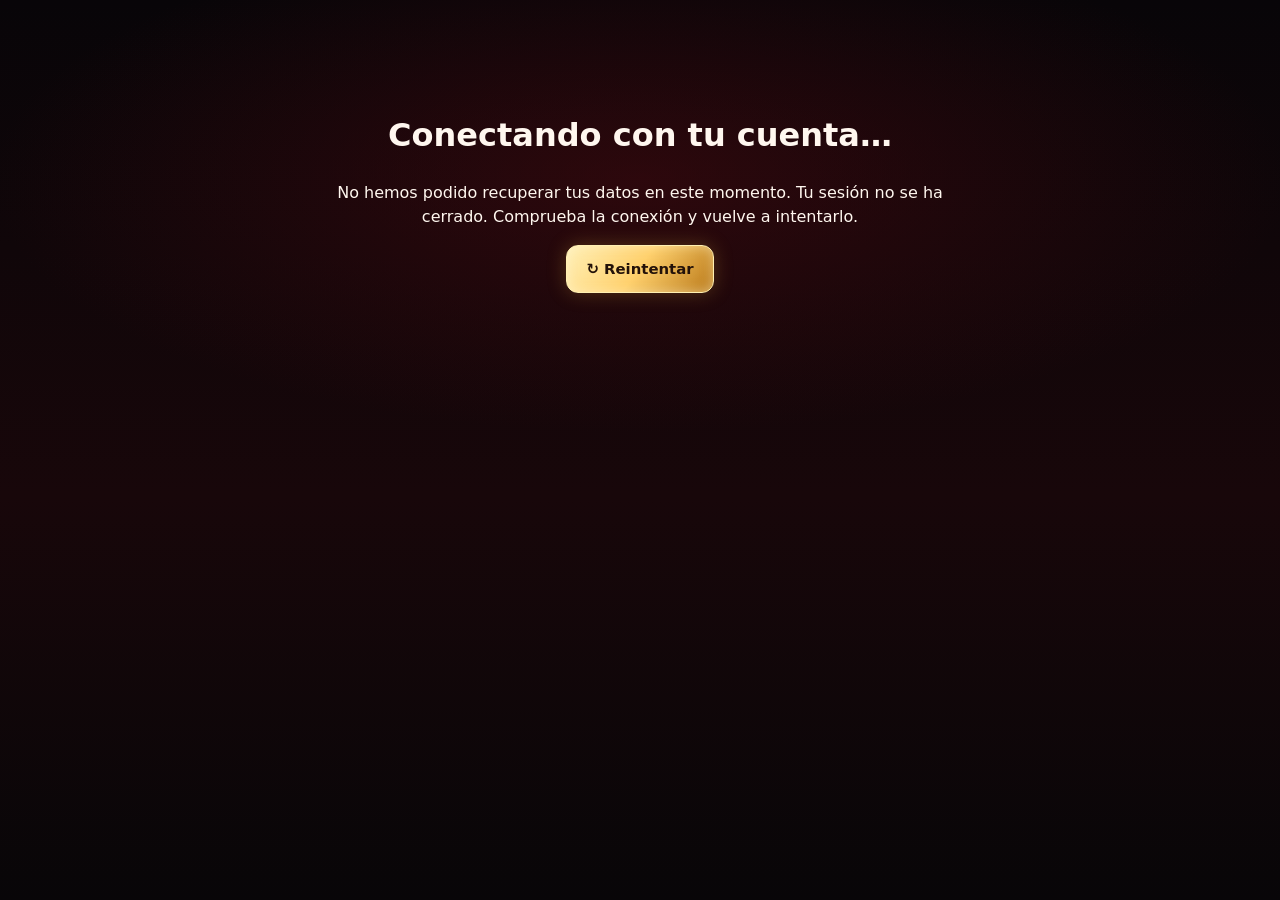
<file: index.html>
<!doctype html>
<html lang="es">
<head>
  <meta charset="UTF-8" />
  <meta name="viewport" content="width=device-width, initial-scale=1, viewport-fit=cover" />
  <meta name="referrer" content="no-referrer" />
  <meta http-equiv="Content-Security-Policy" content="default-src 'self'; script-src 'self' https://esm.sh; script-src-attr 'none'; style-src 'self' 'unsafe-inline' https://fonts.googleapis.com; img-src 'self' data: blob: https:; font-src 'self' data: https://fonts.gstatic.com; connect-src 'self' https://vlsipvngvxcgnwrhpjgg.supabase.co wss://vlsipvngvxcgnwrhpjgg.supabase.co; frame-src 'self' blob: about:; media-src 'self' blob: https:; worker-src 'self' blob:; object-src 'none'; base-uri 'self'; form-action 'self'; upgrade-insecure-requests" />
  <meta name="theme-color" content="#120607" />
  <meta name="apple-mobile-web-app-capable" content="yes" />
  <meta name="apple-mobile-web-app-status-bar-style" content="black-translucent" />
  <meta name="apple-mobile-web-app-title" content="Bellaquitas" />
  <meta name="description" content="Bellaquitas Fest: una comunidad de experiencias, eventos, tarjeta de socio y ventajas exclusivas. Descubre la experiencia y entra en tu espacio personal." />
  <meta name="robots" content="index,follow" />
  <link rel="canonical" href="https://bellaquitas.fr/" />
  <meta property="og:url" content="https://bellaquitas.fr/" />
  <meta name="twitter:card" content="summary_large_image" />
  <script type="application/ld+json">
  {
    "@context": "https://schema.org",
    "@graph": [
      {
        "@type": "Organization",
        "@id": "https://bellaquitas.fr/#organization",
        "name": "Bellaquitas Fest",
        "url": "https://bellaquitas.fr/",
        "logo": "https://bellaquitas.fr/assets/logo-bellaquitas.webp",
        "sameAs": ["https://www.instagram.com/bellaquitas_fr/"]
      },
      {
        "@type": "WebSite",
        "@id": "https://bellaquitas.fr/#website",
        "name": "Bellaquitas Fest",
        "url": "https://bellaquitas.fr/",
        "inLanguage": ["es", "fr"],
        "publisher": { "@id": "https://bellaquitas.fr/#organization" }
      }
    ]
  }
  </script>
  <meta property="og:type" content="website" />
  <meta property="og:locale" content="es_ES" />
  <meta property="og:title" content="Bellaquitas Fest · Tu experiencia empieza aquí" />
  <meta property="og:description" content="Eventos, comunidad y ventajas. Un espacio para vivir Bellaquitas Fest a tu manera." />
  <meta property="og:image" content="https://bellaquitas.fr/assets/logo-bellaquitas.webp" />
  <title>Bellaquitas Fest · Tu experiencia empieza aquí</title>
  <link rel="icon" type="image/svg+xml" href="assets/favicon.svg" />
  <link rel="manifest" href="manifest.webmanifest" />
  <link rel="apple-touch-icon" sizes="180x180" href="assets/icon-180.png" />
  <link rel="icon" type="image/png" sizes="192x192" href="assets/icon-192.png" />
  <link rel="preconnect" href="https://fonts.googleapis.com" />
  <link rel="preconnect" href="https://fonts.gstatic.com" crossorigin />
  <link href="https://fonts.googleapis.com/css2?family=DM+Sans:wght@400;500;600;700;800&family=Outfit:wght@400;500;600;700;800;900&display=swap" rel="stylesheet" />
  <link rel="stylesheet" href="styles.css?v=iosencuadre61" />
  <script src="config.js"></script>
  <script src="locale-fr.js?v=traduccion62" defer></script>
  <script src="assets/qr-local.js" defer></script>
  <script src="app.js?v=traduccion62" defer></script>
  <style>
    #auth-startup { display:none; }
    html.auth-booting #app { visibility:hidden; }
    html.auth-booting #auth-startup {
      display:flex;flex-direction:column;align-items:center;justify-content:center;
      gap:12px;position:fixed;inset:0;padding:24px;text-align:center;z-index:999;
      background:#080608;color:#f0c97b;font-family:system-ui,-apple-system,sans-serif;
    }
    #auth-startup strong {font-size:1.4rem;letter-spacing:.12em;}
    #auth-startup span {color:#ecd2d2;font-size:1rem;}
  </style>

  <style id="bellaquitas-mobile-hamburger-v20">
    /* El selector genérico .nav-actions > .btn ocultaba también el botón ☰. */
    body.bf-neon #app > .site-header .nav-actions > button.menu-toggle.btn{
      display:inline-flex!important;
      visibility:visible!important;
      opacity:1!important;
      position:relative!important;
      flex:0 0 42px!important;
      width:42px!important;
      min-width:42px!important;
      height:42px!important;
      padding:0!important;
      align-items:center!important;
      justify-content:center!important;
      border:1px solid #bd865a!important;
      border-radius:13px!important;
      background:#251222!important;
      color:#f5ce90!important;
    }
    body.bf-neon #app > .site-header .nav-actions > button.menu-toggle .bf-menu-lines{
      display:flex!important;width:22px!important;height:18px!important;
      flex-direction:column!important;justify-content:space-between!important;
    }
    body.bf-neon #app > .site-header .nav-actions > button.menu-toggle .bf-menu-lines i{
      display:block!important;width:100%!important;height:2.5px!important;
      flex:0 0 2.5px!important;background:#f5ce90!important;
      opacity:1!important;transform:none!important;
    }
    @media(max-width:600px){
      body.bf-neon #app > .site-header .nav-actions{gap:6px!important;flex-shrink:0!important}
      body.bf-neon #app > .site-header .nav-actions .lang-globe{display:none!important}
      body.bf-neon #app > .site-header .nav-actions > button.menu-toggle.btn{
        flex-basis:40px!important;width:40px!important;min-width:40px!important;height:40px!important;
      }
      body.bf-neon #app > .site-header .brand{flex-shrink:1!important}
    }
  </style>
  <style id="bellaquitas-navbar-layout-v19">

/* Navbar Bellaquitas: override único de distribución, cargado tras styles.css. */
body.bf-neon #app > .site-header{
  width:min(1020px,calc(100% - 40px))!important;
  max-width:none!important;
  height:auto!important;
  min-height:68px!important;
  margin:14px auto 0!important;
  padding:0!important;
  border:1.5px solid #e5b66f!important;
  border-radius:999px!important;
  background:#160e1ceb!important;
  box-shadow:0 12px 32px #0008!important;
  overflow:visible!important;
}
body.bf-neon #app > .site-header > .nav-wrap{
  display:grid!important;
  grid-template-columns:max-content minmax(0,1fr) max-content!important;
  align-items:center!important;
  gap:clamp(10px,1.4vw,22px)!important;
  width:calc(100% - 32px)!important;
  max-width:none!important;
  min-height:66px!important;
  margin:auto!important;
}
body.bf-neon #app > .site-header .bf-desktop-nav{
  display:flex!important;
  align-items:center!important;
  justify-content:center!important;
  gap:clamp(9px,1.1vw,20px)!important;
  min-width:0!important;
  overflow:visible!important;
}
body.bf-neon #app > .site-header .bf-desktop-nav .nav-link{font-size:clamp(.68rem,.85vw,.85rem)!important;white-space:nowrap!important}
body.bf-neon #app > .site-header .nav-actions{display:flex!important;align-items:center!important;justify-content:flex-end!important;gap:7px!important;margin:0!important}
body.bf-neon #app > .site-header .nav-actions > .btn,
body.bf-neon #app > .site-header .header-search-button{display:none!important}
body.bf-neon #app > .site-header .menu-toggle{display:inline-flex!important;align-items:center!important;justify-content:center!important;flex:0 0 42px!important;width:42px!important;height:42px!important}
body.bf-neon #app > .site-header .main-nav:not(.open){display:none!important}
body.bf-neon #app > .site-header .main-nav.open{display:flex!important;z-index:50!important}
@media(max-width:1100px){
 body.bf-neon #app > .site-header{width:min(660px,calc(100% - 28px))!important}
 body.bf-neon #app > .site-header > .nav-wrap{grid-template-columns:minmax(0,1fr) max-content!important}
 body.bf-neon #app > .site-header .bf-desktop-nav{display:none!important}
}
@media(max-width:600px){
 body.bf-neon #app > .site-header{width:calc(100% - 16px)!important;min-height:60px!important;margin-top:8px!important}
 body.bf-neon #app > .site-header > .nav-wrap{width:calc(100% - 18px)!important;min-height:58px!important;gap:6px!important}
 body.bf-neon #app > .site-header .brand{min-width:0!important;overflow:hidden!important}
 body.bf-neon #app > .site-header .nav-actions{gap:4px!important}
 body.bf-neon #app > .site-header .lang-full{display:none!important}
 body.bf-neon #app > .site-header .lang-short{display:inline!important}
 body.bf-neon #app > .site-header .lang-choice{padding:5px!important}
 body.bf-neon #app > .site-header .menu-toggle{flex-basis:40px!important;width:40px!important;height:40px!important}
}

  </style>
  <script src="assets/auth-startup.js"></script>
</head>
<body class="bf-neon">
  <div id="auth-startup" role="status" aria-live="polite"><strong>BELLAQUITAS FEST</strong><span>Recuperando tu sesión · Connexion en cours…</span></div>
  <div id="app"><header class="site-header"><div class="container nav-wrap"><a class="brand" href="#/" aria-label="Bellaquitas Fest, inicio"><span class="brand-symbol">♛</span><span>BELLAQUITAS <em>FEST</em></span></a><nav id="site-menu" class="main-nav " aria-label="Navegación principal"><a class="nav-link" href="#/">Inicio</a><a class="nav-link" href="#/experiencia">Experiencia</a><a class="nav-link" href="#/eventos">Eventos</a><a class="nav-link" href="#/ventajas">Ventajas</a><a class="nav-link" href="#/preguntas">Preguntas</a><div class="mobile-menu-actions"><a class="btn btn-secondary" href="#/acceso">Iniciar sesión</a><a class="btn btn-primary" href="#/registro">Crear cuenta</a></div><button class="menu-install" type="button" data-action="install-app">📲 Instalar la app</button></nav><div class="nav-actions"><a href="#/acceso" class="btn btn-secondary btn-mini">Iniciar sesión</a><a href="#/registro" class="btn btn-primary btn-mini">Crear cuenta ↗</a><button class="btn btn-secondary btn-mini menu-toggle" type="button" data-action="menu" aria-label="Abrir menú" aria-expanded="false" aria-controls="site-menu">☰</button></div></div></header><main>
<section class="hero" id="inicio"><div class="container hero-inner"><div class="hero-copy"><div class="eyebrow">✦ UNA COMUNIDAD. UNA EXPERIENCIA.</div><h1>VIVE EL<br/><span>MOMENTO.</span></h1><p>Tu tarjeta, tus puntos, tus experiencias.</p><div class="hero-cta"><a class="btn btn-primary" href="#/registro">Únete al club <span>↗</span></a><a class="btn btn-ghost" href="#/ventajas">Conoce los beneficios <span>→</span></a></div><div class="hero-stats"><div class="hero-stat"><strong>01</strong><span>Una comunidad</span></div><div class="hero-stat"><strong>∞</strong><span>Momentos por vivir</span></div><div class="hero-stat"><strong>✦</strong><span>Ventajas para socios</span></div></div></div><div class="hero-art"><img class="hero-emblem" src="assets/logo-bellaquitas.webp" alt="Logotipo Bellaquitas Fest: labios rojos, corona dorada y letras en oro" /></div></div></section>
<div class="announce"><span>✦ BELLAQUITAS FEST</span> &nbsp; · &nbsp; Tu tarjeta, tus puntos, tus experiencias.</div>
<section class="section" id="experiencia"><div class="container"><div class="section-head"><div><span class="eyebrow">LA EXPERIENCIA</span><h2>Todo empieza contigo.</h2><p>Una nueva forma de disfrutar de todo lo que ocurre en Bellaquitas Fest.</p></div></div><div class="three-grid"><article class="feature"><div class="feature-icon">♛</div><h3>Tu propio espacio</h3><p>Accede a tu cuenta, consulta tu tarjeta digital y lleva tu historial siempre contigo.</p></article><article class="feature"><div class="feature-icon">✧</div><h3>Puntos y ventajas</h3><p>Acumula puntos por actividades validadas y descubre recompensas pensadas para ti.</p></article><article class="feature"><div class="feature-icon">▦</div><h3>Experiencias</h3><p>Descubre las próximas novedades y actividades de la comunidad.</p></article></div></div></section>
<div class="line"></div><section class="section" id="eventos"><div class="container"><div class="section-head"><div><span class="eyebrow">PRÓXIMAMENTE</span><h2>Lo que está por venir.</h2><p>Las fechas definitivas se anunciarán cuando estén confirmadas.</p></div><a class="btn btn-secondary btn-mini" href="#/acceso">Ver en mi cuenta ↗</a></div><div class="three-grid"><p class="empty">No hay eventos publicados por ahora.</p></div></div></section>
<div class="line"></div><section class="section" id="ventajas"><div class="container"><div class="section-head"><div><span class="eyebrow">BELLAQUITAS CLUB</span><h2>Ser parte tiene premio.</h2><p>Una tarjeta digital para tu comunidad y sus ventajas.</p></div></div><div class="benefit-grid"><div class="big-benefit"><div class="eyebrow">TU TARJETA DIGITAL</div><div class="loyalty-showcase"><img src="assets/tarjeta-conejita-frente.webp" alt="Tarjeta de fidelidad Bellaquitas Fest con la conejita" /></div><h3>Todo en una tarjeta.</h3><p>Tu código de socio, tus puntos y tus ventajas reunidos en un mismo lugar.</p><a href="#/acceso" class="btn btn-primary">Acceder a mi tarjeta ↗</a></div><div class="list-benefits"><div class="benefit-item"><div class="round-icon">✦</div><div><strong>Acumula puntos</strong><p>Consigue puntos por participaciones autorizadas y visitas registradas.</p></div></div><div class="benefit-item"><div class="round-icon">♛</div><div><strong>Sube de categoría</strong><p>Member, Gold, VIP y Black: cada etapa reconoce tu participación.</p></div></div><div class="benefit-item"><div class="round-icon">🎁</div><div><strong>Canjea recompensas</strong><p>Explora el catálogo y solicita los premios disponibles.</p></div></div><div class="benefit-item"><div class="round-icon">◎</div><div><strong>Acceso personal</strong><p>Las herramientas de gestión están reservadas a las cuentas autorizadas.</p></div></div></div></div></div></section>
<div class="line"></div><section class="section" id="preguntas"><div class="container"><div class="section-head"><div><span class="eyebrow">RESOLVEMOS TUS DUDAS</span><h2>Preguntas frecuentes.</h2></div></div><div class="faq-list"><div class="faq-card"><h3>¿Cómo consigo mi tarjeta?</h3><p>Entra en tu cuenta de socio para encontrar tu identificador y, cuando corresponda, el QR.</p></div><div class="faq-card"><h3>¿Cómo se suman los puntos?</h3><p>Se suman al validar una visita o actividad, según las reglas de la comunidad.</p></div><div class="faq-card"><h3>¿Dónde veo mis recompensas?</h3><p>Desde tu cuenta puedes consultar el catálogo y solicitar tus canjes.</p></div><div class="faq-card"><h3>¿Puede todo el mundo abrir el panel?</h3><p>No. Las herramientas de puerta y administración aparecen únicamente en los perfiles autorizados.</p></div></div></div></section>
<section class="section" style="padding-top:15px"><div class="container"><div class="cta-banner"><div><div class="eyebrow">¿YA FORMAS PARTE?</div><h2>Tu lugar está aquí.</h2><p>Accede a tu espacio personal y descubre todas tus ventajas.</p></div><a href="#/acceso" class="btn btn-primary">Iniciar sesión ↗</a></div></div></section></main><footer class="footer"><div class="container footer-flex"><div class="brand"><span class="brand-symbol">♛</span>BELLAQUITAS <em>FEST</em></div><p>© 2026 Bellaquitas Fest. Experiencias que conectan.</p><p><a href="#/preguntas">Preguntas frecuentes</a> · <a href="#/acceso">Iniciar sesión</a> · <a href="#/registro">Crear cuenta</a></p><button type="button" class="footer-install" data-action="install-app">📲 Instalar la app</button></div></footer></div>
  <dialog id="install-guide" class="install-dialog" aria-labelledby="install-guide-title">
    <div class="install-dialog-content">
      <div class="install-dialog-head"><span class="install-symbol" aria-hidden="true">♛</span><div><span class="eyebrow">BELLAQUITAS EN TU DISPOSITIVO</span><h2 id="install-guide-title">Instala la app fácilmente</h2></div></div>
      <p>Es la misma web, con tus datos y tu cuenta. No hace falta descargar nada de una tienda.</p>
      <div class="install-options"><div><strong>🍎 iPhone / iPad</strong><p>Abre la web en Safari. Pulsa <b>Compartir</b> y después <b>Añadir a pantalla de inicio</b>. En versiones recientes activa <b>Abrir como app</b> si aparece.</p></div><div><strong>🤖 Android</strong><p>Abre la web en Chrome. Pulsa el menú <b>⋮</b> y elige <b>Instalar aplicación</b> o <b>Añadir a pantalla de inicio</b>.</p></div><div><strong>💻 Ordenador</strong><p>Abre la web en Chrome o Edge. Busca <b>Instalar</b> en el menú o en la barra de direcciones.</p></div></div>
      <form method="dialog"><button class="btn btn-primary" type="submit">Entendido</button></form>
    </div>
  </dialog>
  <div id="toast" class="toast" role="status" aria-live="polite"></div>
</body>
</html>
</file>
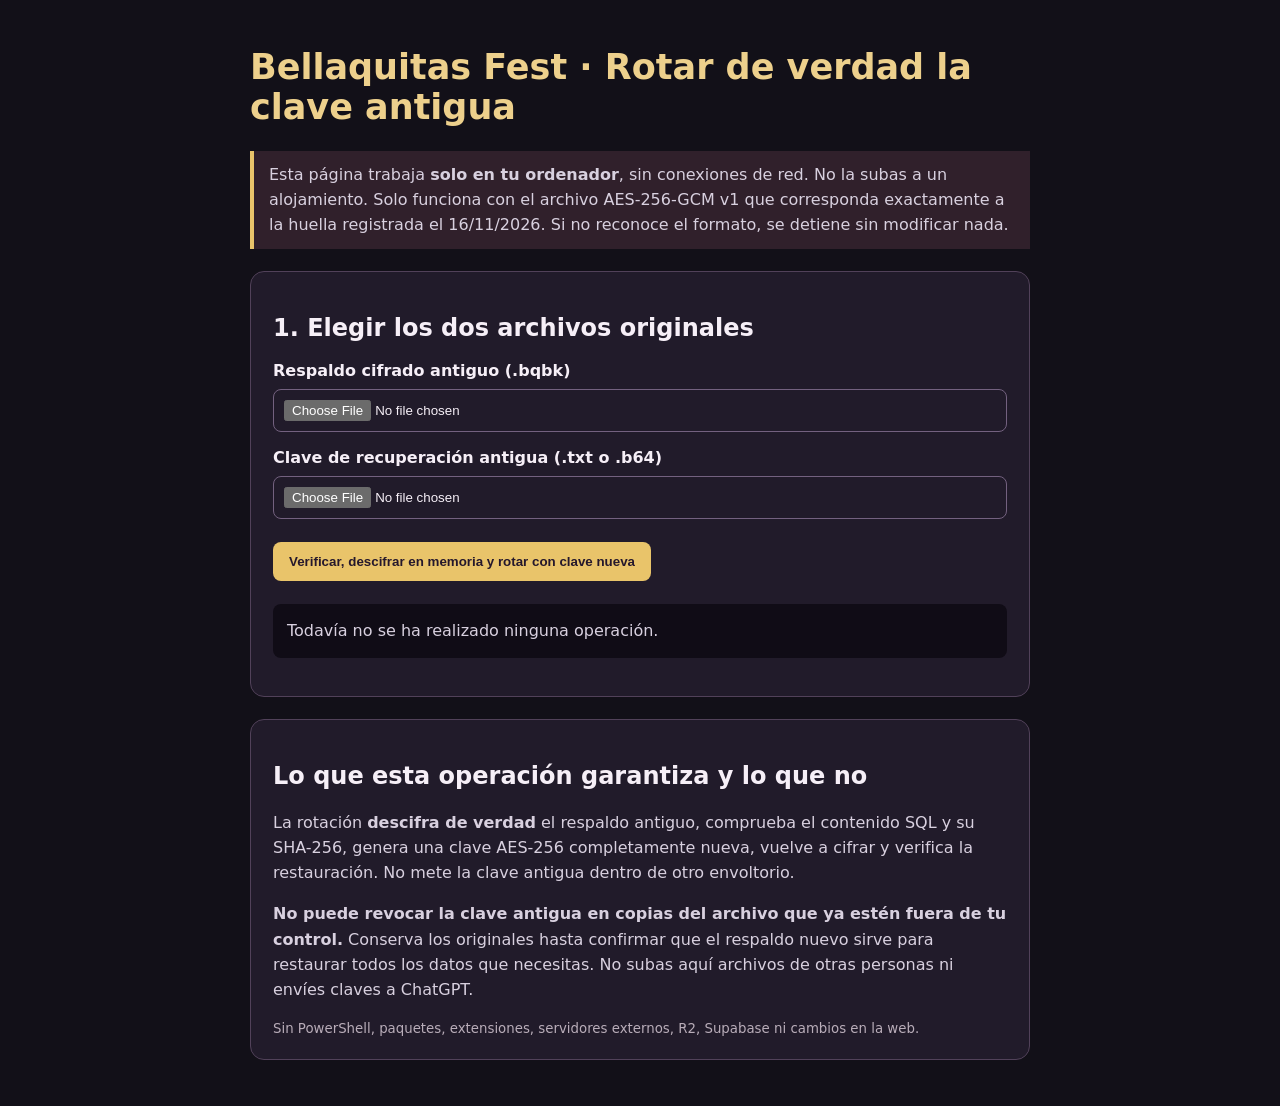
<file: cloudflare/ROTACION_AUTENTICA_RESPALDO_ANTIGUO_OFFLINE.html>
<!doctype html>
<html lang="es">
<head><meta charset="utf-8"><meta name="viewport" content="width=device-width,initial-scale=1">
<meta http-equiv="Content-Security-Policy" content="default-src 'none'; script-src 'unsafe-inline'; style-src 'unsafe-inline'; connect-src 'none'; img-src 'none'; form-action 'none'; object-src 'none'; base-uri 'none'">
<title>Bellaquitas Fest · Rotación REAL del respaldo antiguo</title>
<style>
:root{color-scheme:dark;font-family:system-ui,Arial,sans-serif}*{box-sizing:border-box}body{margin:0;background:#121018;color:#f6eff7;padding:24px}
main{max-width:780px;margin:0 auto}h1{font-size:clamp(25px,4vw,35px);color:#edd08c}
p,li{line-height:1.58;color:#d8d0df}section{padding:22px;border:1px solid #514159;background:#211b2a;border-radius:14px;margin:22px 0}
label{display:block;margin:16px 0;font-weight:600}input{display:block;margin:9px 0;width:100%;padding:10px;border:1px solid #73617f;border-radius:8px}
button,.download{display:inline-block;padding:12px 16px;border-radius:8px;border:0;background:#e9c46a;color:#25182c;font-weight:700;text-decoration:none;margin:7px 7px 7px 0;cursor:pointer}
button:disabled{opacity:.5;cursor:default}small{color:#b9adb9}#status{white-space:pre-wrap;overflow-wrap:anywhere;background:#100c16;border-radius:8px;padding:14px}
.warn{border-left:4px solid #e9c46a;padding:11px 15px;background:#30202b}
</style></head>
<body><main>
<h1>Bellaquitas Fest · Rotar de verdad la clave antigua</h1>
<p class="warn">Esta página trabaja <strong>solo en tu ordenador</strong>, sin conexiones de red. No la subas a un alojamiento. Solo funciona con el archivo AES-256-GCM v1 que corresponda exactamente a la huella registrada el 16/11/2026. Si no reconoce el formato, se detiene sin modificar nada.</p>
<section>
<h2>1. Elegir los dos archivos originales</h2>
<label>Respaldo cifrado antiguo (.bqbk)<input type="file" id="oldArchive" accept=".bqbk,.json"></label>
<label>Clave de recuperación antigua (.txt o .b64)<input type="file" id="oldKey" accept=".txt,.b64,.key"></label>
<button id="rotate">Verificar, descifrar en memoria y rotar con clave nueva</button>
<p id="status" role="status">Todavía no se ha realizado ninguna operación.</p>
</section>
<section id="downloads" hidden>
<h2>2. Guardar dos archivos por separado</h2>
<a id="archiveDownload" class="download">Guardar respaldo recifrado</a>
<a id="keyDownload" class="download">Guardar clave NUEVA</a>
<p>No guardes ambos archivos juntos. Comprueba que ambos están descargados y abre la copia nueva en un programa de recuperación de confianza antes de considerar retirar la copia antigua.</p>
</section>
<section><h2>Lo que esta operación garantiza y lo que no</h2>
<p>La rotación <strong>descifra de verdad</strong> el respaldo antiguo, comprueba el contenido SQL y su SHA-256, genera una clave AES-256 completamente nueva, vuelve a cifrar y verifica la restauración. No mete la clave antigua dentro de otro envoltorio.</p>
<p><strong>No puede revocar la clave antigua en copias del archivo que ya estén fuera de tu control.</strong> Conserva los originales hasta confirmar que el respaldo nuevo sirve para restaurar todos los datos que necesitas. No subas aquí archivos de otras personas ni envíes claves a ChatGPT.</p>
<small>Sin PowerShell, paquetes, extensiones, servidores externos, R2, Supabase ni cambios en la web.</small></section>
</main>
<script>
"use strict";
const KNOWN_OLD_SHA="57b6e0f513fbe76bdc502afe95420fb79d806eae21ba727d525014d00a6ecfcb";
const MAX_FILE=8*1024*1024,MAX_PLAIN=64*1024*1024;
const PREFIXES={"cloudflare-d1-staging":"-- Bellaquitas Fest D1 SQL backup\n","local-sql-unverified":"-- Bellaquitas Fest SQL backup local\n"};
const decoder=new TextDecoder();
const encoder=new TextEncoder();
const fromBase64=x=>{if(typeof x!=="string"||x.length>MAX_FILE*2||!/^(?:[A-Za-z0-9+/]{4})*(?:[A-Za-z0-9+/]{2}==|[A-Za-z0-9+/]{3}=)?$/.test(x))throw Error("Base64 no válido");return Uint8Array.from(atob(x),c=>c.charCodeAt(0));};
const toBase64=x=>{let value="";for(let i=0;i<x.length;i+=8192)value+=String.fromCharCode(...x.subarray(i,i+8192));return btoa(value);};
const hex=x=>Array.from(x,b=>b.toString(16).padStart(2,"0")).join("");
const digest=async x=>hex(new Uint8Array(await crypto.subtle.digest("SHA-256",x)));
function parseOldKey(text){
 if(typeof text!=="string"||text.length>8192)throw Error("Archivo de clave incorrecto");
 const found=[...text.matchAll(/(?:^|[^0-9a-fA-F])([0-9a-fA-F]{64})(?=$|[^0-9a-fA-F])/g)];
 if(found.length===1)return Uint8Array.from(found[0][1].match(/../g),v=>parseInt(v,16));
 const trimmed=text.trim();
 const key=fromBase64(trimmed);
 if(key.length!==32)throw Error("La clave original no es AES-256");
 return key;
}
async function gunzip(compressed){
 if(typeof DecompressionStream==="undefined")throw Error("Navegador sin DecompressionStream gzip; utiliza Chrome/Edge/Safari actualizado");
 const stream=new Blob([compressed]).stream().pipeThrough(new DecompressionStream("gzip"));
 const reader=stream.getReader(),parts=[];let size=0;
 try{
  for(;;){const {value,done}=await reader.read();if(done)break;size+=value.length;
   if(size>MAX_PLAIN)throw Error("SQL descomprimido demasiado grande");
   parts.push(value);
  }
 }finally{try{await reader.cancel()}catch{}}
 const out=new Uint8Array(size);let pos=0;for(const p of parts){out.set(p,pos);pos+=p.length;}
 return out;
}
async function decryptCompressed(arch,key){
 if(arch?.version!==1||arch.algorithm!=="AES-256-GCM"||arch.compression!=="gzip"||
    !Object.hasOwn(PREFIXES,arch.source))throw Error("Formato original desconocido: no se puede rotar sin investigar el cifrado");
 const iv=fromBase64(arch.iv_base64),encrypted=fromBase64(arch.ciphertext_base64);
 if(iv.length!==12||encrypted.length<=16||encrypted.length>MAX_FILE)throw Error("Datos cifrados o IV inválidos");
 const k=await crypto.subtle.importKey("raw",key,{name:"AES-GCM"},false,["decrypt"]);
 let zipped;
 try{zipped=new Uint8Array(await crypto.subtle.decrypt({name:"AES-GCM",iv,tagLength:128},k,encrypted));}
 catch{throw Error("La clave original no descifra de forma auténtica el archivo")}
 return zipped;
}
async function validateOriginal(arch,zipped){
 const plain=await gunzip(zipped);
 try{
  if(!Number.isSafeInteger(arch.plaintext_bytes)||arch.plaintext_bytes!==plain.length)throw Error("Longitud SQL no coincide");
  if(!/^[0-9a-f]{64}$/i.test(arch.plaintext_sha256||"")||await digest(plain)!==arch.plaintext_sha256.toLowerCase())throw Error("Huella del SQL no coincide");
  if(!decoder.decode(plain.slice(0,180)).startsWith(PREFIXES[arch.source]))throw Error("La copia no corresponde al origen declarado");
  return {size:plain.length,sha256:arch.plaintext_sha256.toLowerCase()};
 }finally{plain.fill(0);}
}
async function rotateLegacyBackup(oldBytes,oldKeyText,requireKnownDigest=true){
 if(!(oldBytes instanceof Uint8Array)||oldBytes.length<500||oldBytes.length>MAX_FILE)throw Error("Archivo antiguo fuera de límites");
 const oldSha=await digest(oldBytes);
 if(requireKnownDigest&&oldSha!==KNOWN_OLD_SHA)throw Error("No coincide el SHA-256 original del 16/11. No se ha generado nada.");
 const arch=JSON.parse(decoder.decode(oldBytes));
 const oldKey=parseOldKey(oldKeyText);
 let zipped,newKey;
 try{
  zipped=await decryptCompressed(arch,oldKey);
  const verified=await validateOriginal(arch,zipped);
  newKey=crypto.getRandomValues(new Uint8Array(32));
  const iv=crypto.getRandomValues(new Uint8Array(12));
  const cryptoKey=await crypto.subtle.importKey("raw",newKey,{name:"AES-GCM"},false,["encrypt","decrypt"]);
  const ciphertext=new Uint8Array(await crypto.subtle.encrypt({name:"AES-GCM",iv,tagLength:128},cryptoKey,zipped));
  const newArchive={version:1,source:arch.source,compression:"gzip",algorithm:"AES-256-GCM",
   created_at:new Date().toISOString(),plaintext_bytes:verified.size,plaintext_sha256:verified.sha256,
   iv_base64:toBase64(iv),ciphertext_base64:toBase64(ciphertext),rotation_provenance_sha256:oldSha};
  const recovered=new Uint8Array(await crypto.subtle.decrypt({name:"AES-GCM",iv,tagLength:128},cryptoKey,ciphertext));
  try{if(recovered.length!==zipped.length||recovered.some((v,i)=>v!==zipped[i]))throw Error("Fallo al verificar la nueva copia");
   await validateOriginal(newArchive,recovered);
  }finally{recovered.fill(0);}
  return {archive:newArchive,newKeyBase64:toBase64(newKey),originalSha256:oldSha};
 }finally{oldKey.fill(0);if(zipped)zipped.fill(0);if(newKey)newKey.fill(0);}
}
if(typeof document!=="undefined"){
 const el=id=>document.getElementById(id),urls=[];
 const download=(id,contents,name)=>{const blob=new Blob([contents],{type:"application/octet-stream"}),url=URL.createObjectURL(blob);urls.push(url);el(id).href=url;el(id).download=name;};
 el("rotate").addEventListener("click",async()=>{
  el("downloads").hidden=true;el("rotate").disabled=true;el("status").textContent="Descifrando y validando exclusivamente en memoria…";
  for(const u of urls.splice(0))URL.revokeObjectURL(u);
  try{
   const file=el("oldArchive").files[0],keyfile=el("oldKey").files[0];
   if(!file||!keyfile)throw Error("Debes seleccionar el archivo antiguo y su clave");
   if(file.size>MAX_FILE||keyfile.size>8192)throw Error("Archivo demasiado grande");
   const bytes=new Uint8Array(await file.arrayBuffer()),keyText=await keyfile.text();
   const result=await rotateLegacyBackup(bytes,keyText,true);bytes.fill(0);
   download("archiveDownload",JSON.stringify(result.archive,null,2)+"\n","BELLAQUITAS_RESPALDO_ANTIGUO_CLAVE_ROTADA.bqbk");
   download("keyDownload",result.newKeyBase64+"\n","BELLAQUITAS_CLAVE_ROTADA_NUEVA.key");
   el("downloads").hidden=false;
   el("status").textContent="Rotación REAL completada. SQL/huella originales verificados; nueva clave AES generada; copia nueva descifrada y comprobada en memoria. Descarga los dos archivos en lugares separados.";
  }catch(e){el("status").textContent="SIN ROTACIÓN: "+String(e?.message||"Error no reconocido").slice(0,240);}
  finally{el("rotate").disabled=false;}
 });
}
</script></body></html>
</file>
<file: styles.css>
:root{color-scheme:dark;--bg:#0b080c;--bg2:#130b11;--surface:#1d1119;--surface2:#25161e;--border:#49313a;--text:#f8f1eb;--muted:#bdadb4;--gold:#f4cd85;--gold2:#c28a3b;--berry:#d52b65;--berry2:#892346;--green:#a7eac5;--r:20px;--shadow:0 24px 70px #0008}
*{box-sizing:border-box}html{scroll-behavior:smooth}body{margin:0;background:var(--bg);color:var(--text);font-family:'DM Sans',system-ui,sans-serif;line-height:1.5}a{color:inherit;text-decoration:none}button,input,select,textarea{font:inherit}button{cursor:pointer}button:disabled{opacity:.5;cursor:not-allowed}img{max-width:100%}::selection{background:#b82b60;color:white}#app{min-height:100vh}.container{width:min(1160px,calc(100% - 40px));margin:auto}.small{font-size:.86rem}.micro{font-size:.72rem}.muted{color:var(--muted)}.gold{color:var(--gold)}.rose{color:#fc7da8}.eyebrow{color:var(--gold);font-size:.73rem;font-weight:800;text-transform:uppercase;letter-spacing:.23em}.section{padding:93px 0}.section-head{display:flex;align-items:end;justify-content:space-between;gap:20px;margin-bottom:30px}.section h2{font:800 clamp(1.9rem,4vw,3.2rem)/1.1 Outfit,sans-serif;letter-spacing:-.04em;margin:12px 0 14px}.section p{color:var(--muted)}.line{height:1px;background:linear-gradient(90deg,transparent,#68414b,transparent)}.btn{display:inline-flex;gap:10px;align-items:center;justify-content:center;border:1px solid transparent;border-radius:12px;padding:12px 19px;font-weight:800;font-size:.93rem;background:transparent;color:var(--text);transition:transform .2s,background .2s,border-color .2s;white-space:nowrap}.btn:hover{transform:translateY(-2px)}.btn:focus-visible,.nav-link:focus-visible,.side-link:focus-visible{outline:3px solid #e4b767;outline-offset:3px}.btn-primary{background:linear-gradient(125deg,#f7d491,#c6924a);color:#201010;box-shadow:0 10px 30px #b7854440}.btn-secondary{background:#251820;border-color:#67434b}.btn-ghost{border-color:#5b3941}.btn-danger{color:#ffacc7;border-color:#8b445d}.btn-mini{padding:8px 12px;border-radius:9px;font-size:.78rem}.pill{display:inline-flex;align-items:center;gap:7px;padding:5px 11px;border:1px solid #825b53;background:#332025;color:var(--gold);font-size:.73rem;font-weight:800;border-radius:100px}.dot{display:inline-block;width:7px;height:7px;border-radius:100px;background:#efbb6a}.site-header{height:78px;display:flex;align-items:center;position:sticky;top:0;z-index:20;background:#0c080ce8;backdrop-filter:blur(20px);border-bottom:1px solid #39232b}.nav-wrap{display:flex;align-items:center;justify-content:space-between;gap:24px}.brand{display:flex;align-items:center;gap:9px;font:900 1.22rem Outfit,sans-serif;letter-spacing:-.045em}.brand-symbol{display:grid;place-items:center;width:36px;height:36px;border:1px solid #bb8457;border-radius:11px;background:linear-gradient(145deg,#38121f,#180e13);font-size:1.5rem}.brand em{font-style:normal;color:var(--gold)}.main-nav{display:flex;gap:28px;align-items:center}.nav-link{font-size:.87rem;color:#cabcc2;font-weight:700}.nav-link:hover{color:var(--gold)}.nav-actions{display:flex;gap:9px}.menu-toggle{display:none}.hero{position:relative;overflow:hidden;min-height:620px;background:radial-gradient(ellipse 800px 550px at 78% 53%,#5c132c50,transparent 75%),radial-gradient(ellipse 600px 420px at 20% 76%,#58351a2e,transparent 75%),#0b080c}.hero:before{content:"";position:absolute;inset:0;background:linear-gradient(transparent 97%,#301a2150 98%),linear-gradient(90deg,transparent 97%,#301a2150 98%);background-size:60px 60px;mask-image:linear-gradient(transparent,#0006);pointer-events:none}.hero-inner{display:grid;grid-template-columns:1fr 1fr;align-items:center;gap:40px;min-height:620px;padding:50px 0 66px}.hero-copy{position:relative;z-index:1}.hero h1{font:900 clamp(3.3rem,6.2vw,6.2rem)/.97 Outfit,sans-serif;letter-spacing:-.075em;margin:20px 0 23px}.hero h1 span{display:block;background:linear-gradient(120deg,#fff2d6,#efbd72 55%,#d88a53);background-clip:text;color:transparent}.hero-copy>p{font-size:1.09rem;max-width:500px;color:#d9c6ce;line-height:1.7}.hero-cta{display:flex;gap:12px;flex-wrap:wrap;margin-top:32px}.hero-stats{display:flex;gap:27px;margin-top:48px}.hero-stat{border-left:2px solid #916348;padding-left:13px}.hero-stat strong{display:block;font:800 1.25rem Outfit}.hero-stat span{color:#9d888e;font-size:.78rem}.hero-art{position:relative;min-height:450px;display:flex;align-items:center;justify-content:center}.hero-art:before{content:"";position:absolute;inset:10% 0;border-radius:50%;background:#ac174520;filter:blur(58px)}.hero-emblem{position:relative;width:min(100%,550px);aspect-ratio:1/1;object-fit:contain;mix-blend-mode:screen;filter:drop-shadow(0 10px 50px #af3b3138)}.floating-tag{position:absolute;background:#27151ed9;border:1px solid #80535b;border-radius:13px;padding:12px 16px;backdrop-filter:blur(10px);box-shadow:var(--shadow);font-size:.79rem}.floating-tag b{display:block;color:var(--gold);font-size:1rem}.floating-tag.a{top:12%;right:-2%}.floating-tag.b{left:-5%;bottom:13%}.announce{background:linear-gradient(90deg,#411322,#28111b,#411322);border-block:1px solid #6b3b42;text-align:center;padding:17px 20px;font-size:.9rem;font-weight:700}.announce span{color:var(--gold)}.three-grid{display:grid;grid-template-columns:repeat(3,minmax(0,1fr));gap:19px}.feature,.event-card,.reward-card,.faq-card,.pane,.metric,.stat-box{border:1px solid var(--border);border-radius:var(--r);background:linear-gradient(155deg,#24151c,#160e14);box-shadow:0 10px 30px #0002}.feature{padding:28px;min-height:242px}.feature-icon{display:grid;place-items:center;width:52px;height:52px;background:#41232e;border:1px solid #694250;border-radius:15px;font-size:1.35rem}.feature h3,.event-card h3,.reward-card h3{font:800 1.23rem Outfit;margin:23px 0 8px}.feature p{font-size:.9rem;line-height:1.65}.event-card{padding:23px;min-height:250px;position:relative;overflow:hidden}.event-card:before{content:"";position:absolute;right:-45px;top:-48px;width:160px;height:160px;background:radial-gradient(circle,#a83d5d33,transparent 70%)}.event-card h3{margin:25px 0 8px}.event-top{display:flex;justify-content:space-between;align-items:center}.event-num{font:900 3rem Outfit;color:#ffffff1b;letter-spacing:-.08em}.event-meta{display:flex;gap:8px;flex-wrap:wrap;font-size:.77rem;color:#beaab2}.event-meta>span{border:1px solid #5c3848;padding:5px 10px;border-radius:100px}.event-card p{font-size:.89rem;line-height:1.55}.benefit-grid{display:grid;grid-template-columns:1fr 1fr;gap:24px}.big-benefit{padding:42px;background:radial-gradient(circle at 100% 0%,#934b2140,transparent 45%),linear-gradient(130deg,#33211e,#191117);border:1px solid #80543b;border-radius:25px}.big-benefit .card-gold{width:180px;height:110px;border:1px solid #e7bd79;border-radius:14px;display:flex;flex-direction:column;justify-content:space-between;padding:15px;background:linear-gradient(135deg,#6e3e19,#e9c77e,#6b3c19);color:#241107;box-shadow:0 20px 40px #0008;transform:rotate(-7deg);margin:18px 0 28px}.big-benefit h3{font:800 2.1rem Outfit;margin:0}.list-benefits{display:grid;gap:12px}.benefit-item{padding:22px 24px;background:#1c1219;border:1px solid var(--border);border-radius:17px;display:flex;align-items:flex-start;gap:16px}.benefit-item strong{font-size:1rem}.benefit-item p{font-size:.85rem;margin:6px 0 0}.round-icon{display:grid;place-items:center;border-radius:100px;min-width:43px;height:43px;background:#42242e;color:#f3c684}.faq-list{display:grid;grid-template-columns:1fr 1fr;gap:15px}.faq-card{padding:22px}.faq-card h3{margin:0 0 9px;font-size:.99rem}.faq-card p{margin:0;font-size:.85rem}.cta-banner{padding:48px;border-radius:26px;border:1px solid #9d6f47;background:radial-gradient(circle at 85% 30%,#ae604b35,transparent 36%),linear-gradient(115deg,#3a1823,#1d1116);display:flex;align-items:center;justify-content:space-between;gap:30px}.cta-banner h2{font:900 clamp(2rem,4vw,3rem) Outfit;margin:7px 0}.footer{border-top:1px solid #39232b;padding:40px 0;background:#09070a}.footer-flex{display:flex;align-items:center;justify-content:space-between;gap:20px}.footer p{font-size:.8rem;color:#9d8a93}.boot{min-height:100vh;display:grid;place-content:center;text-align:center;color:#d9c2c9}.spinner{width:36px;height:36px;border:3px solid #58313c;border-top-color:#f1bf72;border-radius:50%;animation:spin 1s linear infinite;margin:0 auto 12px}@keyframes spin{to{transform:rotate(360deg)}}.toast{position:fixed;right:25px;bottom:25px;background:#33202a;border:1px solid #9e6471;box-shadow:var(--shadow);padding:14px 18px;z-index:50;max-width:370px;border-radius:12px;opacity:0;transform:translateY(20px);pointer-events:none;transition:.25s}.toast.show{opacity:1;transform:translateY(0)}.auth-layout{min-height:calc(100vh - 78px);display:grid;grid-template-columns:minmax(320px,1fr) minmax(380px,1fr)}.auth-art{position:relative;display:grid;place-items:center;background:radial-gradient(circle,#5b1b31 5%,#170b11 65%);padding:45px}.auth-art img{max-width:430px;mix-blend-mode:screen}.auth-art .auth-quote{position:absolute;bottom:65px;text-align:center;font:800 1.45rem Outfit;letter-spacing:.02em}.auth-main{display:flex;align-items:center;justify-content:center;padding:45px}.auth-panel{max-width:440px;width:100%}.auth-panel h1{font:900 2.65rem Outfit;letter-spacing:-.05em;margin:10px 0}.auth-panel>p{color:var(--muted);font-size:.93rem}.switch-row{display:flex;background:#1e131b;border:1px solid #543442;border-radius:12px;margin:28px 0 20px;padding:5px}.switch-row a{flex:1;display:block;text-align:center;background:transparent;color:#c4aeb7;border:0;padding:11px;border-radius:9px;font-weight:800}.switch-row a.active{background:#4b2836;color:#fff}.switch-row a:focus-visible{outline:2px solid #f4cd85;outline-offset:2px}.field{display:grid;gap:7px;margin:14px 0}.field label{color:#e7d8d7;font-size:.83rem;font-weight:700}.field input,.field textarea,.field select,.search-field{width:100%;background:#20141c;border:1px solid #62414d;border-radius:12px;color:white;padding:12px 13px;outline:none}.field input:focus,.field textarea:focus,.field select:focus,.search-field:focus{border-color:#e6bc76;box-shadow:0 0 0 3px #bb864321}.field select option{color:#fff;background:#1d141c}.form-note{font-size:.78rem;color:var(--muted)}.auth-submit{width:100%;margin-top:15px}.auth-feedback{border:1px solid #a95a72;background:#451e2e;color:#ffcfdd;border-radius:12px;padding:12px 14px;font-size:.87rem}.auth-feedback[hidden]{display:none}.auth-notice{border:1px solid #497956;background:#183729;color:#b8f4cc;border-radius:12px;padding:12px 14px;font-size:.87rem;margin:17px 0}.avatar{width:41px;height:41px;display:grid;place-items:center;border-radius:13px;background:linear-gradient(135deg,#693046,#cf7a53);color:white;font-weight:900}.app-shell{min-height:100vh;display:grid;grid-template-columns:258px 1fr;background:radial-gradient(ellipse 800px 400px at 80% 0%,#541a2d35,transparent 65%),#0e0a0e}.sidebar{position:sticky;top:0;height:100vh;border-right:1px solid #462934;background:#130c12;display:flex;flex-direction:column;padding:29px 16px 17px}.side-head{padding:0 10px 25px}.side-group{display:grid;gap:5px;margin:16px 0}.side-caption{padding:12px 13px 7px;color:#987c86;font-size:.67rem;letter-spacing:.18em;text-transform:uppercase;font-weight:800}.side-link{border-radius:11px;padding:11px 13px;color:#bfa9b3;font-weight:700;font-size:.87rem;display:flex;align-items:center;gap:12px;border:1px solid transparent}.side-link:hover,.side-link.active{color:#ffe5d0;background:#4a2634;border-color:#754254}.side-link .ico{font-size:1.05rem;width:23px;text-align:center}.side-bottom{margin-top:auto;border-top:1px solid #482b37;padding:18px 9px 3px}.side-profile{display:flex;align-items:center;gap:10px;margin-bottom:14px}.side-profile b{font-size:.84rem;display:block}.side-profile small{font-size:.7rem;color:#ad929e}.app-main{min-width:0;padding:38px clamp(20px,4.4vw,70px) 60px}.app-top{display:flex;align-items:center;justify-content:space-between;gap:15px;margin-bottom:31px}.app-top .app-page{color:#ab8f99;font-size:.83rem}.app-top .app-page b{color:white}.app-top-right{display:flex;align-items:center;gap:10px}.app-header{margin-bottom:30px}.app-header h1{font:900 clamp(2rem,3.2vw,3rem) Outfit;letter-spacing:-.06em;margin:8px 0 7px}.app-header p{color:#c3abb5;margin:0}.dash-grid{display:grid;grid-template-columns:1.3fr .7fr;gap:18px}.pane{padding:24px}.pane h2{font:800 1.18rem Outfit;margin:0 0 17px}.points-banner{background:radial-gradient(circle at 95% 18%,#c389422b,transparent 40%),linear-gradient(135deg,#3a2321,#25151d);border:1px solid #ab7950;border-radius:20px;padding:28px;min-height:228px;display:flex;align-items:center;justify-content:space-between;gap:20px}.points-number{font:900 clamp(3.2rem,5vw,5.2rem) Outfit;line-height:1;letter-spacing:-.08em;color:var(--gold)}.points-banner p{margin:7px 0 20px;color:#e6c9c3}.points-symbol{font:900 7rem Outfit;opacity:.15;color:var(--gold);transform:rotate(-15deg)}.progress-track{height:8px;border-radius:100px;background:#462b31;overflow:hidden;margin:12px 0}.progress-fill{height:100%;border-radius:100px;background:linear-gradient(90deg,#bc6f48,#f4d292)}.progress-label{display:flex;justify-content:space-between;gap:8px;font-size:.78rem;color:#bfaaad}.metric-row{display:grid;grid-template-columns:repeat(3,1fr);gap:15px;margin:18px 0}.metric{padding:20px}.metric strong{font:800 1.9rem Outfit;display:block}.metric span{color:var(--muted);font-size:.8rem}.mini-list{display:grid;gap:10px}.mini-item{display:flex;align-items:center;justify-content:space-between;gap:12px;background:#271820;border:1px solid #4f343c;border-radius:13px;padding:13px}.mini-item strong{display:block;font-size:.87rem}.mini-item small{font-size:.75rem;color:var(--muted)}.mini-left{display:flex;align-items:center;gap:11px}.mini-glyph{min-width:36px;height:36px;border-radius:10px;display:grid;place-items:center;background:#4c2b36}.section-gap{margin-top:19px}.section-title{display:flex;align-items:center;justify-content:space-between;gap:10px;margin-bottom:17px}.section-title h2{font:800 1.16rem Outfit;margin:0}.link-tiny{color:var(--gold);font-size:.8rem;font-weight:700}.card-member{max-width:600px;aspect-ratio:1.7;border-radius:23px;border:1px solid #e6ba75;background:radial-gradient(circle at 75% 15%,#ab693d88,transparent 48%),linear-gradient(120deg,#2b101a,#77334c 50%,#221018);padding:32px;display:flex;flex-direction:column;justify-content:space-between;position:relative;overflow:hidden;box-shadow:0 30px 60px #0005}.card-member:before{content:"";position:absolute;width:330px;height:330px;border:1px solid #e3bb7745;border-radius:100%;top:-135px;right:-90px;box-shadow:0 0 0 35px #e3bb7710,0 0 0 90px #e3bb7709}.card-member .card-brand{font:900 1.5rem Outfit}.card-member .card-brand span{color:var(--gold)}.card-member .card-tier{font:800 1.85rem Outfit;color:var(--gold);letter-spacing:.1em}.card-member .card-code{letter-spacing:.16em;font-size:.88rem;color:#f5dadc}.member-info{display:grid;grid-template-columns:1fr 1fr;gap:18px;margin-top:22px}.qr-box{border:1px solid #634953;border-radius:17px;background:#261721;padding:20px;text-align:center}.qr-box #qr-code{background:white;display:inline-flex;min-height:182px;min-width:182px;align-items:center;justify-content:center;padding:10px;border-radius:8px}.qr-box #qr-code img,.qr-box #qr-code canvas{max-width:182px}.reward-grid{display:grid;grid-template-columns:repeat(3,1fr);gap:16px}.reward-card{padding:23px;display:flex;flex-direction:column}.reward-illus{height:105px;border:1px solid #55333e;border-radius:14px;display:grid;place-items:center;font-size:3.1rem;background:radial-gradient(circle,#623344,#301925)}.reward-card h3{margin:16px 0 6px}.reward-card p{margin:0;color:var(--muted);font-size:.82rem;flex:1}.reward-foot{display:flex;align-items:center;justify-content:space-between;gap:8px;margin-top:22px}.reward-foot strong{color:var(--gold)}.status{display:inline-flex;border-radius:100px;padding:4px 9px;font-weight:800;font-size:.68rem;border:1px solid #865542;background:#38211b;color:#f4bf88}.status.ok{color:#a9ecc2;border-color:#496d5a;background:#193729}.status.pending{color:#ffe2a3}.status.off{color:#a8a0a5;border-color:#50444c;background:#2a2228}.toolbar{display:flex;align-items:center;justify-content:space-between;gap:12px;margin-bottom:19px;flex-wrap:wrap}.toolbar .search-field{width:min(360px,100%)}.data-table-wrap{overflow:auto;border-radius:17px;border:1px solid #4e323d}.data-table{border-collapse:collapse;width:100%;min-width:660px;background:#1c1219;font-size:.85rem}.data-table th{text-align:left;padding:13px 16px;color:#c4aab4;background:#301c26;font-weight:800}.data-table td{padding:15px 16px;border-top:1px solid #422b35}.data-table tr:hover td{background:#291921}.role-chip{font-size:.73rem;color:#f0c58d;background:#452b2e;border:1px solid #7c5547;border-radius:100px;padding:5px 9px;display:inline-block}.empty{color:#bea6b0;padding:22px;text-align:center;border:1px dashed #62404b;border-radius:14px}.two-col{display:grid;grid-template-columns:1fr 1fr;gap:18px}.simple-grid{display:grid;grid-template-columns:repeat(4,1fr);gap:14px}.stat-box{padding:19px}.stat-box strong{display:block;font:900 2rem Outfit}.stat-box span{font-size:.77rem;color:var(--muted)}.chart{height:164px;display:flex;align-items:end;gap:12px;border-bottom:1px solid #63404a;padding:12px 5px 0}.chart-col{flex:1;display:flex;flex-direction:column;align-items:center;justify-content:end;gap:6px;height:100%}.bar-pair{height:100%;width:100%;display:flex;align-items:end;justify-content:center;gap:3px}.bar{max-width:19px;flex:1;border-radius:6px 6px 0 0;background:linear-gradient(#d95484,#733046);min-height:3px}.bar.out{background:linear-gradient(#f9d691,#966a43)}.chart-col small{color:#a78d98;font-size:.65rem;margin-bottom:-20px}.danger-note{border:1px solid #8b4c62;background:#3a1c2a;border-radius:12px;padding:12px 15px;color:#f8c1d3;font-size:.82rem;margin:14px 0}.info-note{border:1px solid #7e5b37;background:#302316;border-radius:12px;padding:12px 15px;color:#f1d8a7;font-size:.82rem;margin:14px 0}.camera-wrap{display:none;border:1px solid #62414f;border-radius:16px;overflow:hidden;margin-top:14px;max-width:500px}.camera-wrap.active{display:block}.camera-wrap video{width:100%;display:block;max-height:280px;object-fit:cover}.camera-wrap p{margin:0;padding:9px;font-size:.76rem}.checkin-form{display:flex;gap:9px}.checkin-form input{flex:1;min-width:0}.admin-tabs{display:flex;gap:8px;flex-wrap:wrap;margin-bottom:20px}.tab-btn{padding:9px 14px;border-radius:10px;border:1px solid #5b3c47;color:#c2a8b2;background:#23151d;font-weight:800;font-size:.8rem}.tab-btn.active{background:#653249;color:white;border-color:#a45c76}.admin-form{display:grid;grid-template-columns:repeat(2,minmax(0,1fr));gap:10px 14px}.admin-form .field{margin:0}.admin-form .full{grid-column:1/-1}.profile-form{max-width:520px}.mobile-appbar{display:none}.login-link{font-size:.8rem;color:var(--gold);background:none;border:0}.login-link:hover{text-decoration:underline}.hidden{display:none!important}
@media(max-width:1100px){.main-nav{gap:15px}.hero-inner{gap:10px}.hero h1{font-size:4.5rem}.app-shell{grid-template-columns:225px 1fr}.app-main{padding:32px 28px}.reward-grid{grid-template-columns:repeat(2,1fr)}}
@media(max-width:800px){.site-header{height:68px}.main-nav{display:none;position:absolute;left:0;right:0;top:68px;background:#1b1016;padding:22px;flex-direction:column;align-items:stretch;border-bottom:1px solid #513240}.main-nav.open{display:flex}.menu-toggle{display:inline-flex}.nav-actions .btn-ghost{display:none}.hero-inner{grid-template-columns:1fr;padding:55px 0 30px;gap:0}.hero{min-height:unset}.hero-art{min-height:330px;max-width:500px;margin:auto;width:100%}.hero-emblem{width:380px}.floating-tag.a{right:2%;top:7%}.floating-tag.b{left:2%;bottom:9%}.hero h1{font-size:clamp(3.3rem,10vw,5rem)}.three-grid{grid-template-columns:1fr 1fr}.benefit-grid{grid-template-columns:1fr}.auth-layout{grid-template-columns:1fr}.auth-art{display:none}.auth-main{min-height:calc(100vh - 68px)}.app-shell{display:block;padding-bottom:66px}.sidebar{display:none}.mobile-appbar{position:fixed;bottom:0;left:0;right:0;z-index:30;display:flex;justify-content:space-around;background:#1b0e15ee;backdrop-filter:blur(12px);border-top:1px solid #68414f;overflow:auto}.mobile-appbar a{flex:1;min-width:57px;text-align:center;padding:10px 5px;color:#b69ba5;font-size:.65rem;font-weight:800}.mobile-appbar a.active{color:var(--gold)}.mobile-appbar .ico{display:block;font-size:1.24rem}.app-main{padding:23px 20px 45px}.dash-grid{grid-template-columns:1fr}.simple-grid{grid-template-columns:repeat(2,1fr)}.cta-banner{flex-direction:column;align-items:flex-start}.faq-list{grid-template-columns:1fr}}
@media(max-width:560px){.container{width:min(100% - 32px,1160px)}.brand{font-size:1.04rem}.nav-actions .btn{padding:9px 12px;font-size:.8rem}.hero h1{font-size:3.25rem}.hero-copy>p{font-size:.97rem}.hero-stats{gap:14px;margin-top:32px}.hero-art{min-height:305px}.hero-emblem{width:340px}.floating-tag{font-size:.66rem;padding:8px}.floating-tag b{font-size:.8rem}.section{padding:65px 0}.section-head{display:block}.three-grid,.reward-grid,.two-col,.member-info{grid-template-columns:1fr}.feature{min-height:unset}.big-benefit{padding:27px}.faq-list{gap:12px}.cta-banner{padding:30px}.footer-flex{flex-direction:column;align-items:flex-start}.auth-main{padding:25px}.auth-panel h1{font-size:2.15rem}.points-banner{padding:21px;min-height:190px}.points-symbol{font-size:4rem}.metric-row{grid-template-columns:repeat(3,1fr);gap:7px}.metric{padding:13px 9px}.metric strong{font-size:1.35rem}.metric span{font-size:.67rem}.card-member{padding:22px}.card-member .card-tier{font-size:1.3rem}.qr-box{padding:17px}.app-header h1{font-size:2.05rem}.app-top-right .pill{display:none}.pane{padding:18px}.checkin-form{flex-direction:column}.admin-form{grid-template-columns:1fr}.admin-form .full{grid-column:1}.simple-grid{gap:8px}.stat-box{padding:13px}.stat-box strong{font-size:1.5rem}.app-main{padding:21px 14px 50px}}
@media(prefers-reduced-motion:reduce){*,*:before,*:after{animation:none!important;transition:none!important;scroll-behavior:auto!important}}

/* Mantiene visibles los accesos a cuenta y registro en pantallas pequeñas. */
@media(max-width:650px){.site-header .brand span:nth-child(2){display:none}.nav-wrap{gap:8px}.nav-actions{gap:6px}.nav-actions .btn{padding:8px 10px;font-size:.76rem}}
@media(max-width:370px){.container{width:calc(100% - 22px)}.nav-actions .btn{padding:7px 8px;font-size:.69rem}.brand-symbol{width:33px;height:33px}}

/* Inicio de sesión con Google: visible en acceso y registro. */
.auth-social{margin:18px 0 4px}
.google-signin{width:100%;min-height:48px;background:#fff;color:#1f1f1f;border:1px solid #dadce0;border-radius:12px;font-weight:700;font-size:.92rem;box-shadow:0 3px 12px #0002;white-space:normal}
.google-signin:hover:not(:disabled){background:#f6f8fc;border-color:#c9d1da}
.google-signin:focus-visible{outline:3px solid var(--gold);outline-offset:3px}
.google-signin:disabled{background:#dedede;color:#454545}
.google-signin img{display:block;width:21px;height:21px;flex-shrink:0}
.auth-divider{display:flex;align-items:center;gap:12px;margin:19px 0 11px;color:var(--muted);font-size:.77rem;text-align:center}
.auth-divider::before,.auth-divider::after{content:"";height:1px;flex:1;background:#5b3946}

/* Panel administrador fácil — acciones grandes, edición clara y diseño táctil. */
.admin-welcome{padding:25px 28px;background:linear-gradient(120deg,#452235,#271721);border:1px solid #805469;border-radius:20px;margin-bottom:17px}
.admin-welcome h2{font:900 clamp(1.5rem,2.3vw,2.15rem) Outfit;margin:9px 0}
.admin-welcome p{color:#e0c6d0;line-height:1.65;margin:0;max-width:680px}
.admin-quick-grid{display:grid;grid-template-columns:repeat(4,minmax(0,1fr));gap:13px;margin-bottom:32px}
.admin-quick{display:flex;flex-direction:column;align-items:flex-start;text-align:left;gap:10px;padding:23px 17px;border-radius:18px;border:1px solid #61404b;background:#21141d;color:var(--text);cursor:pointer;min-height:195px;transition:border-color .15s,background .15s,transform .15s}
.admin-quick:hover{background:#33202a;border-color:#ddae77;transform:translateY(-2px)}
.admin-quick:focus-visible,.tab-btn:focus-visible,.admin-list-item button:focus-visible{outline:3px solid #e9bd7a;outline-offset:3px}
.admin-quick-icon{width:46px;height:46px;border-radius:13px;background:#63364b;display:grid;place-items:center;font-size:1.6rem;color:#f9d69b}
.admin-quick strong{font:800 1.07rem Outfit}.admin-quick small{color:#c3acb8;line-height:1.5;font-size:.81rem}
.admin-quick-link{margin-top:auto;font-weight:800;font-size:.86rem;color:var(--gold)}
.admin-section-title{margin:0 0 16px}.admin-section-title h2{font:800 1.35rem Outfit;margin:0 0 5px}.admin-section-title p{color:var(--muted);margin:0;font-size:.84rem}
.admin-tabs{margin-bottom:24px;flex-wrap:nowrap;overflow-x:auto;padding:3px 2px 11px;scrollbar-width:thin;scrollbar-color:#9d5c70 transparent}
.admin-tabs .tab-btn{flex:0 0 auto;min-height:44px;font-size:.88rem;padding:10px 17px}
.admin-catalog-heading{display:flex;align-items:center;justify-content:space-between;gap:18px;flex-wrap:wrap;margin:0 0 17px}
.admin-catalog-heading h2{font:900 1.75rem Outfit;margin:0 0 5px}.admin-catalog-heading p{margin:0;color:#c5aeba;font-size:.9rem}
.admin-guide{display:flex;align-items:flex-start;gap:13px;padding:17px 20px;border:1px solid #745340;border-radius:14px;background:#34231f;margin-bottom:17px}
.admin-guide p{margin:0;font-size:.89rem;color:#eed8c7;line-height:1.55}.admin-guide-icon{font-size:1.45rem}
.admin-edit-pane{margin-bottom:18px;border-color:#9c6b7b}
.admin-form-heading{display:flex;align-items:flex-start;justify-content:space-between;gap:12px;flex-wrap:wrap;margin-bottom:20px}
.admin-form-heading h2{font:900 1.65rem Outfit;margin:7px 0}.admin-form-heading p{font-size:.85rem;color:var(--muted);margin:0}
.admin-form{gap:17px}.admin-form .field{min-width:0}.admin-form input,.admin-form textarea,.admin-form select,.admin-site-form input,.admin-site-form textarea{font:inherit;min-height:47px}
.admin-form input[type="file"]{padding:12px 10px;max-width:100%;line-height:1.5}
.admin-form input[type="date"],.admin-form input[type="time"]{color-scheme:dark}
.admin-form textarea,.admin-site-form textarea{resize:vertical;line-height:1.5}
.field-help{color:#bea6b0;font-size:.76rem;line-height:1.5}
.admin-publish{display:flex;align-items:flex-start;gap:13px;padding:17px;background:#352435;border:1px solid #79566a;border-radius:15px;cursor:pointer}
.admin-publish input{width:22px;height:22px;accent-color:#dfaa79;flex-shrink:0;cursor:pointer}
.admin-publish strong,.admin-publish small{display:block}.admin-publish small{font-size:.77rem;color:#d3bac4;margin-top:5px;line-height:1.5}
.admin-form-buttons{display:flex;gap:12px;flex-wrap:wrap}.admin-form-buttons .btn{min-height:48px}
.admin-preview{background:#1a1218;border:1px dashed #82636c;border-radius:14px;padding:19px}.admin-preview strong{display:block;font:800 1.3rem Outfit;margin:8px 0}.admin-preview p{color:#cfafbe;margin:0;font-size:.86rem;overflow-wrap:anywhere}
.admin-form-feedback{padding:13px 15px;border:1px solid #d87f91;background:#48212d;border-radius:12px;color:#fff0f3;font-weight:700;font-size:.86rem}
.admin-form-feedback[hidden],.admin-list-item[hidden],#admin-search-empty[hidden]{display:none!important}
.admin-list-pane{margin-top:16px}.admin-list{display:grid;gap:12px}.admin-list-item{background:#271920;border:1px solid #543742;border-radius:15px;padding:17px;min-width:0}
.admin-list-top{display:flex;align-items:center;justify-content:space-between;gap:13px;flex-wrap:wrap;margin-bottom:13px}
.admin-item-intro{display:flex;align-items:center;gap:13px;min-width:0;flex:1}.admin-item-intro>div{min-width:0;overflow-wrap:anywhere}
.admin-item-intro strong{display:block;font-size:1rem}.admin-item-intro small{display:block;font-size:.79rem;color:#c2a8b2;margin-top:4px;line-height:1.4}
.admin-item-icon{height:56px;width:56px;flex-shrink:0;display:grid;place-items:center;border-radius:12px;background:#522f44;color:#f1c783;font-size:1.7rem}
.admin-item-photo{height:64px;width:70px;flex-shrink:0;object-fit:cover;border-radius:12px;border:1px solid #6b4353}
.admin-state{font-size:.72rem;font-weight:800;border-radius:50px;padding:6px 11px;white-space:nowrap}
.admin-state.published{background:#213e34;border:1px solid #517e62;color:#b2f0c6}.admin-state.draft{background:#3c2d29;border:1px solid #7a5945;color:#f2c99e}
.admin-item-buttons{display:flex;gap:9px;flex-wrap:wrap}.admin-item-buttons .btn{min-width:92px;min-height:40px;font-size:.79rem}
.btn-danger{background:#3d202b;border-color:#985263;color:#ffe0e6}.btn-danger:hover{background:#642839}
.admin-existing-photo{display:flex;align-items:center;gap:14px;grid-column:1/-1}.admin-existing-photo img{height:82px;width:122px;object-fit:cover;border-radius:13px}.admin-check{display:flex;align-items:center;gap:9px;font-weight:700;font-size:.83rem}.admin-check input{width:20px;height:20px;accent-color:#f7c789}
.admin-site-form{display:grid;gap:15px;max-width:740px}.admin-site-form .field{margin:0}.admin-site-form button[type=submit]{justify-self:start}
.event-photo{display:block;object-fit:cover;width:calc(100% + 46px);height:165px;max-width:none;margin:-23px -23px 18px;border-bottom:1px solid #62404b}
.reward-photo{height:100%;width:100%;object-fit:cover;border-radius:13px}
@media(max-width:1100px){.admin-quick-grid{grid-template-columns:repeat(2,minmax(0,1fr))}.admin-quick{min-height:160px}}
@media(max-width:650px){.admin-welcome{padding:20px}.admin-quick-grid{grid-template-columns:repeat(2,minmax(0,1fr));gap:9px}.admin-quick{padding:15px 12px;min-height:177px}.admin-quick strong{font-size:.96rem}.admin-quick small{font-size:.75rem}.admin-quick-icon{width:40px;height:40px}.admin-quick-link{font-size:.8rem}.admin-catalog-heading{align-items:stretch}.admin-catalog-heading>.btn{width:100%}.admin-list-item{padding:13px}.admin-item-buttons{display:grid;grid-template-columns:repeat(3,minmax(0,1fr));gap:6px}.admin-item-buttons .btn{min-width:0;padding:10px 5px;font-size:.71rem;white-space:normal}.admin-list-top{gap:8px}.admin-edit-pane{padding:17px}.admin-form-buttons .btn{flex:1;white-space:normal}.admin-tabs{margin-inline:-6px}.admin-tabs .tab-btn{font-size:.83rem;padding:11px 13px}.admin-guide{padding:13px}}
@media(max-width:350px){.admin-quick-grid{grid-template-columns:1fr}.admin-quick{min-height:120px}}
.admin-file-row{display:flex;align-items:center;flex-wrap:wrap;gap:12px}.admin-file-button{cursor:pointer;display:inline-flex;align-items:center;justify-content:center;border:1px solid #9b7381;background:#3c2533;color:#f8d59c;font-weight:800;padding:12px 17px;border-radius:12px;min-height:45px}.admin-file-button:hover{background:#573248}.admin-file-input{position:absolute!important;width:1px!important;height:1px!important;opacity:0!important;overflow:hidden!important;pointer-events:none}.admin-file-row span{font-size:.79rem;color:#c1a6b5;overflow-wrap:anywhere}.field:has(.admin-file-input:focus-visible) .admin-file-button{outline:3px solid #e9bd7a;outline-offset:3px}

/* Modelos visuales seleccionables para la web pública (no afectan al panel interno). */
body.theme-minimal{--bg:#0d1119;--bg2:#141b27;--surface:#1b2633;--surface2:#243042;--border:#536377;--gold:#dbe5ed;--gold2:#91a5b7;--berry:#8399b5;--berry2:#4b6687;--muted:#c2ced9}
body.theme-minimal .hero{background:radial-gradient(ellipse 75% 80% at 80% 30%,#2e526440,transparent 75%),#0d1119}
body.theme-minimal .hero h1 span{background:linear-gradient(95deg,#fff,#9fbfda);background-clip:text}
body.theme-minimal .announce{background:linear-gradient(90deg,#1f2939,#344659,#1f2939)}
body.theme-minimal .site-header{background:#0d1119eb}body.theme-minimal .feature,body.theme-minimal .event-card,body.theme-minimal .faq-card{background:#1a2531}body.theme-minimal .benefit-item{background:#1a2531}
body.theme-minimal .btn-primary{background:linear-gradient(110deg,#e3ecf5,#9fbdcb);color:#101820}
body.theme-minimal .big-benefit,body.theme-minimal .cta-banner{background:linear-gradient(125deg,#293e4c,#15202a)}
body.theme-festival{--bg:#100817;--bg2:#190a20;--surface:#21102b;--surface2:#2a1537;--border:#6e3374;--gold:#ffd16e;--gold2:#f3a744;--berry:#ed4cac;--berry2:#8f2b9d;--muted:#d9b9dd}
body.theme-festival .hero{background:radial-gradient(circle at 74% 40%,#d51c8f66,transparent 55%),radial-gradient(circle at 5% 96%,#843ee34c,transparent 50%),#100817}
body.theme-festival .hero h1 span{background:linear-gradient(120deg,#ffe78b,#ff60b4,#db96ff);background-clip:text}
body.theme-festival .announce{background:linear-gradient(100deg,#4b0f5a,#94265d,#4b0f5a)}
body.theme-festival .site-header{background:#13091beb}
body.theme-festival .btn-primary{background:linear-gradient(110deg,#ffd36e,#ff7cac);color:#270b28}
body.theme-festival .big-benefit,body.theme-festival .cta-banner{background:radial-gradient(circle at top right,#bb3b9c55,transparent 50%),linear-gradient(120deg,#441b54,#200e28)}
body.theme-festival .feature,body.theme-festival .event-card,body.theme-festival .faq-card{background:linear-gradient(140deg,#2d153d,#1a0c25)}
body.theme-festival .benefit-item{background:#21112e}

/* Editor fácil: navegación lateral, controles accesibles y vista previa real. */
.admin-edit-top{background:linear-gradient(125deg,#f7d491,#c6924a)}
.editor-intro{display:grid;grid-template-columns:repeat(3,minmax(0,1fr));gap:11px;margin-bottom:15px}
.editor-intro>div{border:1px solid #62465b;background:#241722;border-radius:14px;padding:15px 18px;display:grid;gap:5px}
.editor-intro strong{font-size:.93rem;color:#f6dfbf}.editor-intro span{font-size:.77rem;color:var(--muted)}
.editor-toolbar{border:1px solid #755062;border-radius:17px;padding:13px 16px;display:flex;align-items:center;gap:12px;justify-content:space-between;flex-wrap:wrap;margin-bottom:14px;background:#2a1924}
.editor-status{font-size:.87rem;font-weight:800;color:#d8c4d2}.editor-toolbar-buttons{display:flex;gap:9px;flex-wrap:wrap}.editor-toolbar .btn{min-height:44px;white-space:normal}
.editor-layout{display:grid;grid-template-columns:minmax(310px,41%) minmax(0,59%);gap:16px;align-items:start}
.editor-panel{min-width:0;border:1px solid #674357;border-radius:19px;background:#1a1119;overflow:hidden}
.editor-categories{display:flex;gap:7px;overflow-x:auto;padding:14px;border-bottom:1px solid #60414c;scrollbar-width:thin;scrollbar-color:#8c6381 transparent}
.editor-category{flex-shrink:0;border:1px solid #70485b;background:#2b1a27;color:#e4cbd6;padding:11px 13px;border-radius:11px;font-weight:800;font-size:.79rem;cursor:pointer;min-height:41px}
.editor-category.active{color:#211016;border-color:#dbb17b;background:#efc88b}
.editor-category:focus-visible,.editor-theme:focus-visible,.editor-order button:focus-visible{outline:3px solid #f1cd8c;outline-offset:2px}
.editor-controls{padding:20px 22px;max-height:770px;overflow-y:auto;scrollbar-width:thin}
.editor-controls-head h2{font:900 1.55rem Outfit;margin:6px 0 7px}.editor-controls-head p{color:var(--muted);font-size:.82rem;margin:0 0 18px}
.editor-field-list{display:grid;gap:15px}.editor-field{display:grid;gap:7px}.editor-field label{font-size:.83rem;font-weight:800;color:#e9d6df}
.editor-field input,.editor-field textarea{border:1px solid #755165;background:#271823;border-radius:11px;padding:12px 13px;color:#fff;width:100%;resize:vertical;min-height:45px;line-height:1.55;outline:none}
.editor-field input:focus,.editor-field textarea:focus{border-color:#e4be87;box-shadow:0 0 0 2px #e4be8722}
.editor-upload{width:max-content;max-width:100%;cursor:pointer;color:#f6d9aa!important;border:1px solid #87684c;padding:10px 13px;border-radius:10px;background:#3a2930}
.editor-preview-wrap{padding:17px;border:1px solid #654252;border-radius:19px;background:#1b1118;min-width:0}
.editor-preview-head{display:flex;align-items:center;justify-content:space-between;gap:10px;flex-wrap:wrap;margin-bottom:13px}
.editor-preview-head strong,.editor-preview-head small{display:block}.editor-preview-head small{color:var(--muted);font-size:.75rem;margin-top:4px}
.editor-devices{display:flex;gap:6px;flex-wrap:wrap}.editor-devices .btn.active{background:#785137;border-color:#cba270;color:#fff2dc}
.editor-preview-surface{background:repeating-linear-gradient(45deg,#3b2a34,#3b2a34 12px,#30202c 12px,#30202c 24px);border-radius:15px;padding:15px;display:flex;justify-content:center;overflow:hidden;min-height:670px}
.editor-preview{display:block;border:1px solid #8a6875;background:#0b080c;border-radius:10px;width:100%;height:665px;transition:width .2s;max-width:100%}
.editor-preview.mobile{width:375px;max-width:100%}
.editor-preview-foot{font-size:.8rem;color:#c9b1bf;line-height:1.5}.editor-preview-foot a{color:#f6cb85;text-decoration:underline}
.editor-section-list{display:grid;gap:9px}.editor-section-item{display:flex;justify-content:space-between;gap:8px;align-items:center;background:#2c1c29;border:1px solid #6d4a5a;border-radius:12px;padding:12px 13px}
.editor-switch{display:flex;align-items:center;gap:11px;font-size:.89rem;font-weight:800;cursor:pointer}.editor-switch input{width:19px;height:19px;accent-color:#efc581}
.editor-order{display:flex;gap:5px}.editor-order .btn{min-width:35px;min-height:34px;padding:5px}
.editor-theme-list{display:grid;gap:12px}.editor-theme{display:grid;gap:8px;text-align:left;padding:14px;background:#251722;border:1px solid #6c475e;color:#f5e8ed;border-radius:14px;cursor:pointer}
.editor-theme.chosen{border-color:#efc586;box-shadow:0 0 0 1px #efc586}
.editor-theme strong{font-size:1rem}.editor-theme small{color:#bfa8b7}.editor-theme b{font-size:.72rem;color:#f3cd8e}
.theme-swatch{display:flex;align-items:center;gap:7px;height:57px;border-radius:9px;padding:9px;background:#26141c}
.theme-swatch i{display:block;width:24%;height:100%;border-radius:6px;background:#f1c17b}
.theme-swatch i:nth-child(2){height:65%;background:#7c3b56}.theme-swatch i:nth-child(3){height:85%;background:#d84977}
.theme-swatch-minimal{background:#131e2a}.theme-swatch-minimal i{background:#dce6ef}.theme-swatch-minimal i:nth-child(2){background:#607e92}.theme-swatch-minimal i:nth-child(3){background:#91b1c9}
.theme-swatch-festival{background:#250a36}.theme-swatch-festival i{background:#ffd35e}.theme-swatch-festival i:nth-child(2){background:#e444ac}.theme-swatch-festival i:nth-child(3){background:#a15df3}
@media(max-width:1380px){.editor-layout{grid-template-columns:minmax(0,1fr)}.editor-preview{height:650px}.editor-preview-surface{min-height:650px}.editor-controls{max-height:none}.editor-intro{grid-template-columns:1fr}}
@media(max-width:700px){.editor-toolbar-buttons{display:grid;grid-template-columns:1fr 1fr;width:100%}.editor-toolbar-buttons .btn:last-child{grid-column:1/-1}.editor-controls{padding:15px}.editor-preview-wrap{padding:11px}.editor-preview-surface{padding:7px;min-height:555px}.editor-preview{height:535px}.editor-preview-head{align-items:flex-start}.editor-category{font-size:.75rem}.editor-toolbar .btn{font-size:.79rem}.admin-edit-top{font-size:.72rem!important}}
@media(max-width:420px){.editor-toolbar-buttons{grid-template-columns:1fr}.editor-toolbar-buttons .btn:last-child{grid-column:auto}.editor-preview-head{flex-direction:column}.editor-intro{gap:7px}}

/* Los nueve apartados del editor quedan siempre visibles, sin desplazamiento horizontal oculto. */
.editor-categories{display:grid;grid-template-columns:repeat(3,minmax(0,1fr));overflow:visible}
.editor-category{white-space:normal;line-height:1.35}
@media(max-width:650px){.editor-categories{grid-template-columns:repeat(2,minmax(0,1fr))}}

/* MULTIDISPOSITIVO 2026 — táctil, iPhone con notch, Android, tablets y ordenadores */
html{overscroll-behavior-y:none}
body{overflow-x:hidden}
button,a,[role="button"]{touch-action:manipulation}
button:focus-visible,a:focus-visible,input:focus-visible,textarea:focus-visible,select:focus-visible{outline:3px solid #e6bd80;outline-offset:3px}
main,.app-main,.auth-main,.pane,.editor-panel,.editor-preview-wrap,.admin-list-item,.mini-item{min-width:0}
h1,h2,h3,p,.mini-item strong,.admin-list-item strong,.card-code{overflow-wrap:anywhere}
input,textarea,select{max-width:100%}
.mobile-menu-actions,.menu-install{display:none}
.footer-install{border:1px solid #704759;background:#2c1a26;color:#f8dcad;padding:11px 14px;border-radius:11px;font-size:.85rem;font-weight:800;min-height:44px;cursor:pointer}
.footer-install:hover,.menu-install:hover{background:#4c293b}
.install-dialog{max-width:min(530px,calc(100vw - 24px));max-height:min(88dvh,770px);width:100%;border:1px solid #926b5a;background:#1d111a;color:#fdf0e9;border-radius:20px;padding:0;box-shadow:0 25px 90px #000c}
.install-dialog::backdrop{background:#000b;backdrop-filter:blur(3px)}
.install-dialog-content{padding:25px;overflow:auto;max-height:85dvh}
.install-dialog-head{display:flex;align-items:center;gap:15px}.install-dialog-head h2{font:850 clamp(1.3rem,4vw,1.8rem)/1.13 Outfit,sans-serif;margin:5px 0}
.install-symbol{width:52px;height:52px;flex:0 0 52px;display:grid;place-items:center;border-radius:14px;background:#3f202f;color:var(--gold);font-size:2rem}
.install-dialog-content>p{color:var(--muted)}.install-options{display:grid;gap:10px;margin:19px 0}
.install-options>div{background:#2c1c26;border:1px solid #624554;border-radius:12px;padding:14px 16px}.install-options p{color:#ccb7c0;font-size:.89rem;margin:7px 0 0}
.install-dialog form{display:flex;justify-content:flex-end}
@media(max-width:800px){
 .site-header{height:calc(68px + env(safe-area-inset-top,0px));padding-top:env(safe-area-inset-top,0px)}
 .main-nav{top:calc(68px + env(safe-area-inset-top,0px));padding:15px 20px calc(20px + env(safe-area-inset-bottom,0px));max-height:calc(100dvh - 68px - env(safe-area-inset-top,0px));overflow-y:auto;box-shadow:0 22px 45px #0009}
 .main-nav .nav-link{padding:12px 15px;border-radius:10px;min-height:44px;display:flex;align-items:center;color:#f4e1dc}
 .main-nav .nav-link:hover,.main-nav .nav-link:focus-visible{background:#392230}
 .mobile-menu-actions{display:grid;grid-template-columns:repeat(2,minmax(0,1fr));gap:10px;padding-top:13px;border-top:1px solid #66414c}
 .mobile-menu-actions .btn{min-height:44px;padding:11px;font-size:.85rem;white-space:normal;text-align:center}
 .menu-install{display:block;text-align:center;width:100%;min-height:44px;border:1px solid #704759;background:#2c1a26;color:#f7d8ab;padding:11px 14px;border-radius:12px;font-weight:800;cursor:pointer}
 .menu-toggle{min-width:44px;min-height:44px;display:inline-flex;align-items:center;justify-content:center}
 .nav-actions{flex-shrink:0}
 .nav-actions .btn{min-height:44px}
 .auth-main{min-height:calc(100dvh - 68px - env(safe-area-inset-top,0px))}
 .app-shell{padding-bottom:calc(75px + env(safe-area-inset-bottom,0px))}
 .mobile-appbar{padding-bottom:env(safe-area-inset-bottom,0px);padding-left:env(safe-area-inset-left,0px);padding-right:env(safe-area-inset-right,0px);overflow-x:auto;scrollbar-width:none}
 .mobile-appbar a{min-height:59px;display:flex;flex-direction:column;align-items:center;justify-content:center;gap:2px}
 .mobile-appbar .ico{line-height:1.1}
 body.keyboard-active .mobile-appbar{display:none}
 input:not([type=checkbox]):not([type=radio]),textarea,select,.search-field{font-size:16px!important;min-height:46px}
 .app-top{flex-wrap:wrap;align-items:flex-start;gap:10px}
 .app-top-right{width:100%;justify-content:space-between;flex-wrap:wrap}
 .app-top-right .btn{min-height:44px}
 .switch-row a{min-height:44px}
 .toast{right:12px;left:12px;max-width:none;bottom:calc(75px + env(safe-area-inset-bottom,0px))}
 .editor-preview{height:530px}
 .editor-controls,.editor-preview-wrap,.pane{max-width:100%}
}
@media(max-width:560px){
 .container{max-width:100%}
 .hero-inner{min-width:0}
 .hero-copy{min-width:0}
 .hero h1{font-size:clamp(2.45rem,11.5vw,3.5rem);letter-spacing:-.055em;line-height:1.02}
 .hero-stats{gap:9px;flex-wrap:wrap}
 .hero-stat{flex:1 1 85px;min-width:0;padding-left:10px}
 .hero-stat span{font-size:.7rem}
 .hero-cta .btn{min-height:46px}
 .floating-tag{max-width:70%}
 .floating-tag b{font-size:.74rem}
 .app-header h1{font-size:clamp(1.65rem,8vw,2.05rem)}
 .metric-row{grid-template-columns:repeat(3,minmax(0,1fr))}
 .admin-form-buttons{display:flex;flex-wrap:wrap}
 .admin-form-buttons .btn{min-height:44px}
 .editor-toolbar-buttons{grid-template-columns:repeat(2,minmax(0,1fr))}
 .editor-section-item{align-items:flex-start;flex-wrap:wrap}
 .editor-order{margin-left:auto}
 .editor-order .btn{min-width:44px;min-height:44px}
 .editor-category{min-height:44px}
 .footer-install{width:100%}
}
@media(max-width:420px){
 .nav-actions>.btn-primary:not(.admin-edit-top){display:none}
 .site-header .nav-actions>.btn-secondary{font-size:.78rem;padding-inline:10px}
 .mobile-menu-actions{grid-template-columns:1fr}
 .hero h1{font-size:clamp(2.28rem,11.2vw,2.9rem)}
 .hero-stats{gap:6px}
 .hero-stat{flex:1 1 75px}
 .hero-stat strong{font-size:1.05rem}
 .auth-main{padding:22px 15px 35px}
 .editor-toolbar-buttons{grid-template-columns:1fr}
 .editor-section-item .editor-switch{max-width:100%;min-width:0}
 .app-main{padding-inline:12px}
 .mobile-appbar a{font-size:.64rem;min-width:54px;padding:9px 3px}
 .install-dialog-content{padding:17px}
}
@media(max-width:340px){
 .site-header .brand-symbol{width:33px;height:33px}
 .hero h1{font-size:2.25rem}
 .hero-stats{justify-content:flex-start}
 .hero-stat{flex-basis:78px}
 .nav-actions{gap:4px}
 .nav-actions>.btn-secondary{padding-inline:8px!important}
 .mobile-appbar a{font-size:.6rem}
}
@media(hover:none){.btn:hover{transform:none}}

/* EDITOR VISUAL DIRECTO — toca un texto, imagen o evento en la vista previa */
.editor-inspector[hidden],.editor-inspector [hidden]{display:none!important}
.editor-inspector{border:2px solid #dbb074;background:linear-gradient(130deg,#392338,#241720);padding:17px;border-radius:16px;margin:0 0 16px;display:grid;gap:11px;min-width:0;box-shadow:0 12px 38px #0004}
.editor-inspector-head{display:flex;align-items:start;justify-content:space-between;gap:12px;flex-wrap:wrap}
.editor-inspector-head h3{font:800 1.24rem Outfit,sans-serif;margin:5px 0 0;color:#f6e4d3}
.editor-inspector-head button{min-height:42px}
.editor-inspector-help{margin:0;color:#e5cedb;font-size:.85rem;line-height:1.55}
.editor-inspector-label{display:block;margin-bottom:7px;font-size:.83rem;font-weight:800;color:#efd2df}
#editor-inspector-input{display:block;width:100%;min-height:100px;padding:12px 13px;resize:vertical;border:1px solid #ac7e7b;border-radius:11px;background:#1d1420;color:#fff;line-height:1.55;outline:0;font:inherit}
#editor-inspector-input:focus{border-color:#f5ca86;box-shadow:0 0 0 2px #e1b47433}
#editor-inspector-image{display:flex;flex-wrap:wrap;gap:12px;align-items:center}
.editor-inspector-photo{display:block;width:min(150px,42%);aspect-ratio:1/1;object-fit:contain;background:#0e0a12;border:1px solid #795568;border-radius:12px;padding:5px}
.editor-pick-photo{cursor:pointer;min-height:46px;white-space:normal;text-align:center}
#editor-inspector-image .field-help,#editor-inspector-event .field-help{flex-basis:100%;margin:0;color:#d2b8c6}
#editor-inspector-event{display:grid;gap:10px}
#editor-inspector-event .btn{width:max-content;max-width:100%;white-space:normal}
.editor-preview-head strong{color:#f6d5a2}
@media(max-width:520px){.editor-inspector{padding:12px}.editor-inspector-head{align-items:center}.editor-inspector-head h3{font-size:1.05rem}.editor-inspector-photo{width:100px}.editor-pick-photo{width:100%}#editor-inspector-image{align-items:flex-start}}

/* Mostrar el logotipo elegido también en la cabecera y el pie, sin romper sus dimensiones. */
.brand-logo-image{display:block;width:100%;height:100%;max-height:34px;object-fit:contain;border-radius:5px}

/* Gestión de socios: fácil en ordenador, tablet y móvil. */
.member-editor{margin-bottom:18px;border-color:#98755e;scroll-margin-top:16px}
.member-edit-form{display:grid;grid-template-columns:repeat(2,minmax(0,1fr));gap:19px}
.member-edit-form>.field,.member-edit-form>.member-points-panel{min-width:0}
.member-edit-form input,.member-edit-form select,.member-edit-form textarea{font:inherit;min-height:47px;width:100%;color:var(--text);background:#271923;border:1px solid #76505e;border-radius:11px;padding:11px 12px}
.member-edit-form textarea{resize:vertical;min-height:90px}
.member-edit-form input:focus,.member-edit-form select:focus,.member-edit-form textarea:focus{border-color:var(--gold)}
.member-edit-form .field{display:flex;flex-direction:column;gap:7px}
.member-edit-form .field>label,.member-tools .field>label{font-size:.84rem;font-weight:800;color:#f1dfe2}
.member-edit-form .field-help{display:block;color:#c8acb9;font-size:.76rem;line-height:1.5}
.member-role select:disabled{opacity:.7;cursor:not-allowed}
.member-points-panel{grid-column:1/-1;background:#251721;border:1px solid #6f4559;border-radius:16px;padding:20px}
.member-points-panel>h3{margin:0 0 7px;font-size:1.18rem;color:var(--gold)}
.member-points-panel>p{margin:0 0 18px}
.member-points-grid{display:grid;grid-template-columns:repeat(3,minmax(0,1fr));gap:13px}
.member-quick{display:flex;align-items:center;flex-wrap:wrap;gap:9px;margin-top:17px}
.member-quick>span{font-weight:700;color:#e7cdd3;font-size:.83rem}
.member-quick .btn{min-width:65px;min-height:43px}
.member-reason,.member-edit-form>.admin-form-feedback,.member-edit-form>.admin-form-buttons{grid-column:1/-1}
.member-edit-form>.admin-form-buttons{align-items:center}
.member-tools{display:grid;grid-template-columns:2fr 1fr;gap:14px;margin-bottom:20px}
.member-tools>.field{min-width:0;display:grid;gap:7px}
.member-tools input,.member-tools select{width:100%;min-height:45px;background:#271923;color:var(--text);border:1px solid #76505e;border-radius:10px;padding:10px 12px}
.member-list{display:grid;gap:10px}
.member-record{min-width:0;display:flex;align-items:center;gap:15px;background:#291b25;border:1px solid #664350;border-radius:14px;padding:14px}
.member-record[hidden],#member-empty[hidden]{display:none!important}
.member-record-icon{width:47px;height:47px;flex:0 0 47px;display:grid;place-items:center;background:#593244;border-radius:50%;color:#f6d5a4;font-weight:850;font-size:1.3rem}
.member-record-details{flex:1;min-width:0;display:grid;gap:4px;overflow-wrap:anywhere}
.member-record-details strong{font-size:.95rem}
.member-record-details small{font-size:.75rem;color:#c7adbb}
.member-record-details .role-chip{justify-self:start;margin-top:3px}
.member-record-stats{min-width:110px;text-align:right;display:grid;gap:3px;color:#ead7dd;font-size:.81rem}
.member-record-stats b{font-size:1.02rem;color:var(--gold)}
.member-record>.btn{min-height:44px;white-space:normal;flex-shrink:0}
.member-change-entry{align-items:flex-start}
.member-change-entry>div{min-width:0;overflow-wrap:anywhere}
.member-change-entry small{display:block;color:#c5acb7;font-size:.77rem;margin-top:4px}
.member-history{margin-top:17px}
@media(max-width:750px){.member-edit-form{grid-template-columns:1fr}.member-points-grid{grid-template-columns:repeat(2,minmax(0,1fr))}.member-tools{grid-template-columns:1fr 1fr}.member-record{flex-wrap:wrap}.member-record>.btn{margin-left:auto}}
@media(max-width:500px){.member-points-grid{grid-template-columns:1fr}.member-tools{grid-template-columns:1fr}.member-record{gap:11px;padding:13px}.member-record-icon{width:40px;height:40px;flex-basis:40px}.member-record-details{flex:1 1 calc(100% - 58px)}.member-record-stats{text-align:left;display:flex;gap:13px;flex:1 1 100%;font-size:.77rem}.member-record>.btn{width:100%;margin:0}.member-points-panel{padding:15px}.member-quick .btn{flex:1}.member-edit-form>.admin-form-buttons .btn{width:100%}}

/* BELLAQUITAS FEST · Rojo, dorado y negro · misma tarjeta ilustrada. */
body.bf-neon{
 --bg:#1c0406;--bg2:#250709;--surface:#2e0f11;--surface2:#3c0e12;
 --border:#6e272d;--text:#fff6f7;--muted:#ddbabd;
 --gold:#ffe0a2;--gold2:#e4a43d;--berry:#f34552;--berry2:#be222e;
 background:radial-gradient(ellipse 75% 32% at 65% 24%,#550d1355,transparent),
            linear-gradient(180deg,#190406 0%,#260406 45%,#180608 100%);
}
.bf-neon .site-header{background:#1a0709ed;border-bottom:1px solid #b42e38aa;box-shadow:0 1px 25px #d80f1e18}
.bf-neon .brand{color:#fce5ba}
.bf-neon .brand-symbol{width:50px;height:50px;border:0;background:transparent;border-radius:0;overflow:visible}
.bf-neon .brand-logo-image{max-height:50px;width:100%;height:100%;object-fit:contain;border-radius:0}
.bf-neon .nav-link{color:#f5e3e5}
.bf-neon .nav-link:hover,.bf-neon .nav-link:focus-visible{color:#ffe7aa;text-shadow:0 0 13px #f43c4b}
.bf-neon .btn-primary{color:#2d1214;border:1px solid #fff1b5;background:linear-gradient(125deg,#fff3bb,#ffcd55 50%,#d48e1c);box-shadow:0 0 19px #e6b13340, inset 0 0 12px #fff7d480}
.bf-neon .btn-ghost,.bf-neon .btn-secondary{border-color:#af474f;color:#fce8ea;background:#321012cc}
.bf-neon .btn-ghost:hover,.bf-neon .btn-secondary:hover{border-color:#f78891;background:#4d1115}
.lang-switch{display:inline-flex;align-items:center;gap:2px;padding:4px;border:1px solid #e1505b;border-radius:25px;background:#1c0608;box-shadow:0 0 10px #db1c2b44;flex-shrink:0;white-space:nowrap}
.lang-choice{border:0;border-radius:18px;background:transparent;color:#ebd5d7;padding:6px 9px;font-size:.73rem;font-weight:800;min-height:34px}
.lang-choice.active{background:linear-gradient(130deg,#b40d1a,#ea2938);color:white;box-shadow:0 0 10px #ef2a3966}
.lang-choice:focus-visible{outline:2px solid #ffe3a6;outline-offset:2px}
.lang-globe{font-size:1rem;padding-inline:4px;filter:grayscale(1) brightness(2)}
.lang-sep{color:#ca7c82}
.bf-neon .nav-actions{align-items:center}

/* Portada centrada con logotipo protagonista, sin burbujas flotantes. */
.bf-neon .hero{min-height:unset;border-bottom:1px solid #791c23;background:
 radial-gradient(ellipse 43% 55% at 50% 32%,#920e1866,transparent 85%),
 radial-gradient(ellipse 32% 53% at 15% 65%,#c9202d4a,transparent 70%),
 radial-gradient(ellipse 35% 50% at 88% 68%,#bb1c164a,transparent 75%),
 linear-gradient(180deg,#1d0709,#370509 88%,#1f0507)}
.bf-neon .hero:before{content:"";position:absolute;inset:0;background:
 linear-gradient(116deg,transparent 35%,#ed1c2d25 43%,transparent 47%) 0 0/36% 100%,
 linear-gradient(67deg,transparent 41%,#ff1d1512 48%,transparent 53%) 0 0/47% 100%;
 mask-image:linear-gradient(#0009,transparent 86%);pointer-events:none}
.bf-neon .hero-inner{display:flex;flex-direction:column;justify-content:center;align-items:center;text-align:center;min-height:0;padding:32px 0 66px;gap:0}
.bf-neon .hero-art{order:0;display:flex;align-items:center;justify-content:center;width:min(630px,100%);min-height:0;margin:0}
.bf-neon .hero-art:before{inset:15% 8%;background:#e82c3b3b;filter:blur(65px)}
.bf-neon .hero-emblem{width:min(540px,90vw);height:auto;aspect-ratio:auto;mix-blend-mode:normal;filter:drop-shadow(0 0 22px #cb12218c) drop-shadow(0 18px 50px #0009)}
.bf-neon .hero-copy{order:1;display:flex;align-items:center;flex-direction:column;width:100%}
.bf-neon .hero h1{display:none}
.bf-neon .hero .eyebrow{display:none}
.bf-neon .hero-copy>p{max-width:850px;margin:-6px 0 22px;color:#fff2f3;font-size:clamp(1.05rem,2.2vw,1.4rem);font-weight:600;font-style:italic;line-height:1.55}
.bf-neon .hero-cta{display:flex;justify-content:center;align-items:center;gap:15px;flex-wrap:wrap}
.bf-neon .hero-cta .btn{min-width:190px;border-radius:100px;min-height:50px}
.bf-neon .hero-stats{justify-content:center;gap:17px;margin:31px auto 0}
.bf-neon .hero-stat{border-left:2px solid #d556607a;text-align:left}
.bf-neon .hero-stat strong{color:#ffe8ae}
.bf-neon .announce{border-top:1px solid #bb3741;border-bottom:1px solid #d9505b;background:linear-gradient(90deg,#5e070e,#a0131e,#5e070e);box-shadow:0 0 30px #d91d2c33}
.bf-neon .section h2{color:#ffe4a8}
.bf-neon .feature,.bf-neon .event-card,.bf-neon .faq-card,.bf-neon .benefit-item{border:1px solid #ac4b53;border-radius:21px;background:linear-gradient(150deg,#451115,#2d0b0d);box-shadow:0 10px 35px #0003}
.bf-neon .feature-icon,.bf-neon .round-icon{color:#ff818b;text-shadow:0 0 17px #ed1526}
.bf-neon .big-benefit{border-color:#d85963;background:radial-gradient(circle at 50% 30%,#6a0d1488,transparent 70%),linear-gradient(120deg,#3d090d,#2d070a);box-shadow:0 0 20px #be111e42;padding:30px}
.bf-neon .benefit-grid{grid-template-columns:1fr;gap:20px}
.bf-neon .big-benefit{text-align:center}
.bf-neon .big-benefit .loyalty-showcase{width:min(820px,100%);margin:18px auto 20px}
.bf-neon .big-benefit .loyalty-showcase img{display:block;width:100%;border-radius:22px;box-shadow:0 0 0 1px #f9747e,0 0 27px #d42e3b77}
.bf-neon .big-benefit .btn{margin:12px auto 0;border-radius:40px}
.bf-neon .list-benefits{display:grid;grid-template-columns:repeat(4,minmax(0,1fr));gap:12px}
.bf-neon .list-benefits .benefit-item{display:flex;flex-direction:column;align-items:center;text-align:center;justify-content:center;gap:12px;padding:20px 15px}
.bf-neon .list-benefits .round-icon{font-size:2.3rem}
.bf-neon .list-benefits .benefit-item strong{color:#ffe9d7}
.bf-neon .footer,.bf-neon .sidebar,.bf-neon .mobile-appbar{background:#1a0709f2}
.bf-neon .app-shell{background:radial-gradient(circle at 90% 0,#7a0e1650,transparent 52%),#1b0406}
.bf-neon .pane,.bf-neon .qr-box{background:linear-gradient(140deg,#310a0d,#26090b);border-color:#853f45}

/* Tarjeta de fidelidad real: anverso ilustrado y reverso con QR individual. */
.loyalty-profile{width:min(900px,100%);margin:20px auto 0;padding:clamp(16px,4vw,30px);border:1px solid #b13a43;border-radius:25px;background:radial-gradient(circle at 55% 20%,#6a1f2563,transparent 60%),linear-gradient(155deg,#3c060a,#240608);box-shadow:0 0 32px #ca1d2a3d}
.loyalty-profile-header{display:flex;justify-content:space-between;align-items:center;flex-wrap:wrap;gap:10px;margin-bottom:17px}
.loyalty-profile-header h2{font:900 clamp(1.5rem,4vw,2.3rem)/1.1 Outfit,sans-serif;margin:7px 0;color:#ffe3b2}
.loyalty-profile-header p{color:#e9c5c8;font-size:.91rem;margin:4px 0 0}
.loyalty-tier{border:1px solid #e2bc68;border-radius:22px;padding:8px 14px;background:#572327;color:#ffeca8;font-weight:900}
.loyalty-flip-controls{display:flex;gap:8px;margin:15px 0 14px;flex-wrap:wrap}
.loyalty-face-button{border-radius:28px;min-height:45px;border:1px solid #b2555c;background:#41161a;color:#f0d1d3;padding:9px 17px;font-size:.88rem;font-weight:800}
.loyalty-face-button.active{border-color:#ffe5b3;color:#280f11;background:linear-gradient(115deg,#ffe9a5,#d89d48);box-shadow:0 0 19px #f3c66e42}
.loyalty-card-stage{max-width:820px;margin:auto}
.loyalty-card-face{position:relative;width:100%;border-radius:24px;overflow:hidden;border:1px solid #ec6570;box-shadow:0 0 32px #ec13246b;background:#260a0c}
.loyalty-card-face[hidden]{display:none!important}
.loyalty-card-face>img{display:block;width:100%;height:auto}
.loyalty-turn{position:absolute;bottom:3%;right:3%;padding:8px 14px;border-radius:20px;border:1px solid #fff4d5;background:#1e0709d9;color:#fff7dc;font-size:.82rem;font-weight:800;backdrop-filter:blur(10px)}
.loyalty-qr-overlay{position:absolute;left:7.1%;top:35.5%;width:26.4%;aspect-ratio:1;background:white;border:4px solid white;border-radius:8px;box-shadow:0 0 12px #000c,0 0 18px #ff4654}
.loyalty-qr-overlay #qr-code{display:grid;place-items:center;width:100%;height:100%;overflow:hidden;color:#3d1619}
.loyalty-qr-overlay #qr-code img,.loyalty-qr-overlay #qr-code canvas{display:block;width:100%!important;height:auto!important;max-width:100%;image-rendering:pixelated}
.loyalty-qr-loading{font-size:clamp(.35rem,1.5vw,.85rem);text-align:center;color:#3a1c1f}
.loyalty-code-tools{display:flex;align-items:center;gap:11px;justify-content:space-between;flex-wrap:wrap;margin:18px auto 8px}
.loyalty-code-tools>div{display:grid;gap:2px;min-width:180px;margin-right:auto}
.loyalty-code-tools strong{font-size:1.15rem;color:#ffe8a6;letter-spacing:.06em}
.loyalty-code-tools small,.loyalty-note{font-size:.81rem;color:#dbb6b9}
.loyalty-qr-large{padding:22px 12px;margin-top:15px;border:1px solid #e35f69;border-radius:16px;background:#2b080a;text-align:center}
.loyalty-qr-large[hidden]{display:none!important}
#qr-code-big{width:min(100%,320px);padding:14px;min-height:260px;display:grid;place-items:center;background:white;border-radius:15px;margin:10px auto;color:#280f11}
#qr-code-big img,#qr-code-big canvas{max-width:100%;height:auto!important}
.loyalty-qr-large p{font-weight:900;letter-spacing:.1em;color:#ffe8a6}
.loyalty-summary{display:grid;grid-template-columns:repeat(3,minmax(0,1fr));gap:10px;margin-top:18px}
.loyalty-summary>div{padding:13px 9px;border-radius:13px;border:1px solid #85373d;background:#410c10;text-align:center}
.loyalty-summary span,.loyalty-summary strong{display:block}
.loyalty-summary span{font-size:.73rem;color:#e7c4c6}
.loyalty-summary strong{font:900 1.3rem Outfit,sans-serif;color:#ffe0a5;margin-top:3px}
.loyalty-note{margin:12px 0 0}
@media(max-width:1000px){.bf-neon .list-benefits{grid-template-columns:repeat(2,minmax(0,1fr))}}
@media(max-width:800px){.bf-neon .site-header{height:69px}.bf-neon .brand-symbol{width:38px;height:38px}.bf-neon .hero-inner{padding:24px 0 48px}.bf-neon .hero-emblem{width:min(440px,88vw)}.bf-neon .main-nav{background:#27080a;border-color:#ae3c45}.bf-neon .lang-choice{padding:5px 7px;font-size:.7rem}.bf-neon .lang-globe{font-size:.85rem}.bf-neon .lang-switch{padding:2px}.bf-neon .nav-actions{gap:5px}.bf-neon .hero-copy>p{margin-top:0}}
@media(max-width:610px){.bf-neon .site-header .nav-actions>a[href="#/registro"]{display:none}.bf-neon .brand-symbol{width:36px;height:36px}.bf-neon .hero-stats{display:none}.bf-neon .hero-cta{width:100%;gap:10px}.bf-neon .hero-cta .btn{min-width:0;flex:1 1 140px}.bf-neon .list-benefits{grid-template-columns:1fr 1fr}.bf-neon .benefit-item{padding:14px 9px}.loyalty-profile{padding:15px}.loyalty-profile-header{gap:12px}.loyalty-tier{font-size:.81rem}.loyalty-qr-overlay{border-width:2px;border-radius:5px}.loyalty-turn{padding:5px 9px;font-size:.72rem}.loyalty-summary{gap:5px}.loyalty-summary span{font-size:.63rem}.loyalty-summary strong{font-size:1.05rem}.loyalty-code-tools{gap:7px}.loyalty-code-tools .btn{flex:1}.lang-switch{max-width:146px}}
@media(max-width:370px){.bf-neon .lang-choice{font-size:.65rem;padding:5px}.bf-neon .lang-globe{padding-inline:2px}.bf-neon .nav-actions a[href="#/acceso"]{font-size:.68rem;padding:7px 6px}.loyalty-qr-overlay{left:7%;top:34.7%;width:27%}}
@media(max-width:370px){.bf-neon .site-header .nav-actions>a[href="#/acceso"]{display:none}.bf-neon .nav-wrap{gap:4px}.bf-neon .nav-actions{gap:2px}}
.bf-neon #toast{max-width:calc(100vw - 24px)}
@media(max-width:360px){
 .bf-neon .nav-actions .lang-choice{font-size:0;padding:5px 8px}
 .bf-neon .nav-actions .lang-choice[data-lang="es"]::after{content:"ES";font-size:.73rem}
 .bf-neon .nav-actions .lang-choice[data-lang="fr"]::after{content:"FR";font-size:.73rem}
 .bf-neon .site-header .nav-wrap{gap:3px}
}


/* Bellaquitas Fest — paleta definitiva rojo / oro / negro. */
body.bf-neon,body.bf-neon.theme-festival,body.bf-neon.theme-minimal{
 --bg:#080608;--bg2:#130709;--surface:#1b0b0d;--surface2:#270b10;
 --border:#80353a;--text:#fff7ef;--muted:#d8bec0;
 --gold:#ffd987;--gold2:#d6a34d;--berry:#d82935;--berry2:#891923;
 background:radial-gradient(ellipse 65% 36% at 50% 20%,#4c0a1080,transparent 78%),linear-gradient(180deg,#080508,#18070a 55%,#080608);
}
.bf-neon .site-header{background:#0e070aef;border-bottom-color:#923840;box-shadow:0 1px 22px #ae121b26}
.bf-neon .hero{background:radial-gradient(ellipse 42% 52% at 50% 36%,#a31c2c50,transparent 82%),radial-gradient(ellipse 40% 46% at 10% 74%,#8f0b2033,transparent 80%),linear-gradient(180deg,#100509,#32080d 88%,#130609)}
.bf-neon .hero-art:before{background:#ba1c252e}
.bf-neon .hero-emblem{filter:drop-shadow(0 8px 24px #b81c304b) drop-shadow(0 18px 46px #000a)}
.bf-neon .announce{background:linear-gradient(90deg,#360509,#8e1721,#360509);border-color:#a53a3e;box-shadow:0 0 24px #be17282e}
.bf-neon .feature,.bf-neon .event-card,.bf-neon .faq-card,.bf-neon .benefit-item{background:linear-gradient(150deg,#351012,#12080b);border-color:#7d313b}
.bf-neon .big-benefit{background:radial-gradient(circle at 45% 25%,#6b111a48,transparent 67%),linear-gradient(120deg,#280a10,#12070a);border-color:#a24643}
.bf-neon .loyalty-profile{background:radial-gradient(circle at 55% 20%,#7b1b224d,transparent 65%),linear-gradient(150deg,#26080f,#10080c);border-color:#a6434b}
.bf-neon .sidebar,.bf-neon .mobile-appbar,.bf-neon .footer{background:#0f080bec}
.bf-neon .app-shell{background:radial-gradient(circle at 90% 0,#67151d3b,transparent 50%),#0c070a}
.bf-neon .pane,.bf-neon .qr-box{background:linear-gradient(145deg,#230d13,#15090d);border-color:#79323b}
.bf-neon .btn-secondary,.bf-neon .btn-ghost{background:#280d12;color:#fff4e9;border-color:#88404a}
.bf-neon .btn-primary{color:#231209;background:linear-gradient(125deg,#fff0b7,#ffd16d 49%,#b97818);border-color:#fff0b2}
.bf-neon .nav-link{color:#f5e4de}
.bf-neon .nav-link:hover,.bf-neon .nav-link:focus-visible{color:var(--gold);text-shadow:0 0 10px #cc352550}
.bf-neon .lang-switch{background:#120709;border:1px solid #a53c49;box-shadow:0 0 10px #931a2459}
.bf-neon .lang-choice.active{background:linear-gradient(130deg,#aa1823,#e5373d);box-shadow:0 0 12px #d824305c}
.bf-neon .main-nav{background:#18090c;border-color:#7b3038}
.bf-neon .app-page,.bf-neon .metric strong{overflow-wrap:anywhere}
/* Search usable on Android and iPhone, including small viewports. */
.site-header{isolation:isolate}
.site-header .nav-wrap{min-width:0}
.header-search-button{display:inline-grid;place-items:center;flex:none;width:44px;height:44px;background:#200c11;border:1px solid #90404d;border-radius:14px;color:var(--gold);font-size:1.8rem;line-height:1;cursor:pointer}
.header-search-button:hover,.header-search-button:focus-visible{background:#3d111b;outline:2px solid var(--gold);outline-offset:2px}
.site-search-panel[hidden]{display:none!important}
.site-search-panel{position:absolute;z-index:90;top:calc(100% + 1px);right:max(12px,calc((100vw - 1160px)/2));width:min(470px,calc(100vw - 24px));border:1px solid #a34d50;border-radius:0 0 18px 18px;box-shadow:0 26px 46px #000b;background:#16080cf7;padding:17px;max-height:min(76dvh,650px);overflow-y:auto;overscroll-behavior:contain}
.site-search-panel>label{display:block;margin-bottom:9px;color:var(--gold);font-weight:800}
.site-search-entry{display:flex;align-items:center;gap:6px;border:1px solid #94515a;border-radius:12px;background:#0b070a;padding:4px 8px}
.site-search-entry>span{color:var(--gold);font-size:1.5rem}
.site-search-entry input{flex:1;min-width:0;width:100%;font-size:16px;min-height:42px;padding:8px;background:transparent;border:0;color:white;outline:none}
.site-search-entry button{flex:none;min-width:44px;min-height:44px;background:#2d1019;border:1px solid #783741;color:#fff5e4;border-radius:10px}
.site-search-results{display:grid;gap:7px;margin-top:11px}
.site-search-result{display:grid;grid-template-columns:minmax(0,1fr) auto;align-items:center;column-gap:10px;min-height:57px;padding:10px 13px;border:1px solid #623037;border-radius:12px;background:#241013;color:#fff8f0}
.site-search-result strong{grid-column:1;display:block;overflow-wrap:anywhere}
.site-search-result small{grid-column:1;color:#d8bdb7}
.site-search-result>span{grid-column:2;grid-row:1/3;color:var(--gold)}
.site-search-result:hover,.site-search-result:focus-visible{outline:2px solid #e0b361;background:#42151a}
.site-search-empty{padding:20px 8px;margin:0;color:var(--muted)}
/* Keep anchor targets visible below the fixed mobile header. */
section[id]{scroll-margin-top:92px}
@media(max-width:800px){
 .bf-neon .site-header .nav-actions>a[href="#/acceso"]{display:none}
 .site-search-panel{left:12px;right:12px;width:auto;max-height:calc(100dvh - 110px)}
 .bf-neon .app-main{padding-bottom:calc(108px + env(safe-area-inset-bottom,0px))}
 .bf-neon .admin-list-pane .section-title{flex-wrap:wrap;gap:10px}
 .bf-neon .admin-list-pane .search-field{width:100%;max-width:none}
 .bf-neon .member-list-pane .search-field{width:100%}
 .bf-neon .admin-tabs{scroll-snap-type:x proximity;overscroll-behavior-x:contain}
 .bf-neon .admin-tabs .tab-btn{scroll-snap-align:start}
 .bf-neon .data-table-wrap{max-width:100%;overflow-x:auto;-webkit-overflow-scrolling:touch}
}
@media(max-width:400px){
 .bf-neon .nav-actions{gap:3px}
 .bf-neon .header-search-button{width:42px;height:42px;border-radius:12px}
 .bf-neon .brand-symbol{width:32px;height:32px}
 .bf-neon .lang-switch{max-width:136px}
 .bf-neon .lang-choice{padding-inline:5px}
 .bf-neon .admin-item-buttons{grid-template-columns:repeat(3,minmax(0,1fr))}
}
@media(max-width:800px){
 /* El panel y el editor siguen disponibles en el menú móvil, sin tapar ☰ ni Buscar. */
 .bf-neon .site-header .nav-actions > a{display:none!important}
 .bf-neon .nav-wrap{gap:7px}
 .bf-neon .brand{min-width:0}
 .bf-neon .brand-symbol{flex-shrink:0}
 .bf-neon .nav-actions{margin-left:auto;min-width:0;flex:0 0 auto}
 .bf-neon .menu-toggle{flex:0 0 44px;min-width:44px}
}
/* Buscadores de eventos y premios de las cuentas reales. */
.catalog-search-bar{display:grid;gap:8px;width:100%;max-width:560px;margin:3px 0 18px}
.catalog-search-bar label{font-size:.9rem;font-weight:800;color:var(--gold)}
.catalog-search-bar .search-field{min-height:48px;font-size:16px;background:#14090c;border-color:#803940}
.reward-card[hidden],.event-card[hidden],.member-record[hidden]{display:none!important}
#rewards-search-empty[hidden],#agenda-search-empty[hidden]{display:none!important}

/* 2026: páginas independientes, editor de toda la identidad visual y selector bilingüe. */
.brand-wordmark{display:inline-flex;align-items:baseline;gap:.25em;min-width:0;max-width:100%;overflow-wrap:anywhere}
.brand-wordmark em{flex-shrink:0}
.site-header .brand{min-width:0;max-width:52vw}
.site-header .brand .brand-wordmark{font-size:clamp(.64rem,1.05vw,.91rem);white-space:normal;line-height:1.06}
.site-header .brand-symbol{flex-shrink:0}
@media(max-width:650px){.site-header .brand .brand-wordmark{display:inline-flex!important;font-size:.67rem;max-width:82px;line-height:1.08}.bf-neon .site-header .brand{gap:4px}}
@media(max-width:370px){.site-header .brand .brand-wordmark{font-size:.59rem;max-width:65px}}
.app-shell .sidebar .brand-wordmark{font-size:.88rem}
.standalone-page{min-height:68vh;padding:26px 0 75px}
.standalone-page .standalone-navigation{display:flex;align-items:center;gap:17px;flex-wrap:wrap;padding:8px 0 24px}
.standalone-navigation strong{color:#f6d89c;font-size:1.08rem;overflow-wrap:anywhere}
.standalone-page .section{padding-top:23px}
.standalone-page .section .container{max-width:1150px}
.editor-page-switch{padding:14px 17px;border:1px solid #7b353b;border-radius:16px;margin:16px 0;background:#211014}
.editor-page-switch strong{display:block;margin-bottom:12px;color:#f7d7a3}
.editor-page-options{display:flex;gap:8px;flex-wrap:wrap}
.editor-page-options .active,.editor-language-switch button.active{background:#a5222a!important;color:#fff!important;border-color:#e5b56b!important;box-shadow:0 0 0 1px #e5b56b}
.editor-page-options button{min-height:40px}
.editor-language-switch{background:#2c1115;border:1px solid #9d454b;border-radius:12px;padding:13px;margin:0 0 17px;display:flex;align-items:center;gap:7px;flex-wrap:wrap}
.editor-language-switch strong{width:100%;color:#efd5a0}
.editor-language-switch small{width:100%;color:#d4b1a8;font-size:.77rem;line-height:1.5}
.editor-field-list .editor-switch{min-height:41px;color:#fff1e7}
.admin-language-intro{background:linear-gradient(90deg,#3f161d,#27101a);border:1px solid #a04a54;border-radius:10px;padding:15px;margin-top:15px}
.admin-language-intro strong{font-size:1rem;color:#f6d89e}
.admin-language-intro p{font-size:.82rem;color:#e2bfbe;line-height:1.55;margin:6px 0 0}
@media(max-width:430px){.editor-page-options{display:grid;grid-template-columns:repeat(2,minmax(0,1fr))}.editor-page-options .btn{font-size:.73rem;white-space:normal;min-width:0}}
/* Editor: copy de todas las pantallas, con búsqueda de cadenas en ambos idiomas. */
.editor-ui-copy-list{max-height:490px;overflow:auto;display:grid;gap:9px;margin-top:12px;overscroll-behavior:contain}
.editor-ui-copy-item{padding:11px;background:#281013;border:1px solid #80383d;border-radius:10px;display:grid;gap:6px;min-width:0}
.editor-ui-copy-item[hidden]{display:none!important}
.editor-ui-copy-item label{font-size:.77rem;color:#edc78d;line-height:1.45;overflow-wrap:anywhere}
.editor-ui-copy-item textarea{font:500 .85rem DM Sans,sans-serif;line-height:1.42;resize:vertical;width:100%;background:#18090d;color:#fff;min-height:53px}
/* Cabecera y CTA diseñados para los anchos reales de teléfonos pequeños. */
.lang-short{display:none}
@media(max-width:650px){
 .lang-full{display:none}
 .lang-short{display:inline}
 .bf-neon .lang-switch{max-width:114px;gap:1px}
 .bf-neon .lang-choice{padding:7px 8px;min-width:0;line-height:1.1}
 .bf-neon .lang-sep{display:none}
 .site-header .brand .brand-wordmark{display:flex!important;flex-direction:column;gap:0;max-width:72px;white-space:nowrap;font-size:.61rem!important;line-height:1.02}
 .site-header .brand .brand-wordmark em{font-size:.75em;letter-spacing:.16em}
 .bf-neon .hero-cta{flex-direction:column;align-items:stretch;gap:11px;margin:22px auto 0;width:100%}
 .bf-neon .hero-cta .btn{display:flex;flex:0 0 auto;width:100%;justify-content:center;min-height:50px;white-space:normal;text-align:center}
 .bf-neon .hero-cta .btn span{flex-shrink:0}
}
@media(max-width:360px){
 .site-header .brand .brand-wordmark{font-size:.51rem!important;max-width:60px}
 .bf-neon .lang-switch{max-width:90px}
 .bf-neon .lang-choice{padding:6px 6px}
}

/* QR local, alto contraste y zona silenciosa para lectura móvil. */
#qr-code svg,#qr-code-big svg{width:100%;height:auto;display:block;max-width:100%;aspect-ratio:1/1;shape-rendering:crispEdges}
.loyalty-qr-large{scroll-margin-top:24px}
#qr-code-big{max-width:340px;min-height:280px;box-shadow:0 0 0 5px #fff3}
@media(max-width:480px){#qr-code-big{width:min(100%,310px);min-height:280px}.loyalty-qr-large{padding:18px 10px}}

/* QR en ventana completa: siempre encima de la barra móvil y en máximo contraste. */
.member-qr-dialog{position:fixed;inset:0;border:1px solid #d6a355;background:#150708;color:#fff;border-radius:22px;padding:0;width:min(96vw,440px);max-width:96vw;max-height:90dvh;margin:auto;box-shadow:0 16px 65px #000a;overflow:auto;z-index:9999}
.member-qr-dialog::backdrop{background:rgba(0,0,0,.88);backdrop-filter:blur(8px)}
.member-qr-dialog-inner{padding:18px 18px 26px;display:grid;justify-items:center;gap:13px;text-align:center}
.member-qr-dialog h2{margin:0;color:#fff3df;font-size:1.22rem}
.member-qr-dialog p{margin:0;color:#f1ce86;font-weight:900;letter-spacing:.08em;overflow-wrap:anywhere}
#qr-code-modal{background:#fff;padding:12px;border-radius:15px;width:min(80vw,320px);aspect-ratio:1/1;display:grid;place-items:center}
#qr-code-modal svg{width:100%;height:auto;max-width:100%;aspect-ratio:1/1;display:block;shape-rendering:crispEdges}
@media (max-width:400px){.member-qr-dialog-inner{padding:12px 10px 18px;gap:10px}#qr-code-modal{width:min(82vw,300px)}}


/* Bellaquitas Fest · Fase 1: bloque de texto deslizante + Fase 2: cabecera Julieta */
.bf-topbar{height:34px;position:relative;overflow:hidden;background:linear-gradient(90deg,#7f101c,#ca2834 48%,#7f101c);border-bottom:1px solid #efad6680;color:#fff6e4;display:flex;align-items:center}
.bf-topbar:before,.bf-topbar:after{content:"";position:absolute;top:0;bottom:0;width:38px;z-index:1;pointer-events:none}
.bf-topbar:before{left:0;background:linear-gradient(90deg,#7f101c,transparent)}
.bf-topbar:after{right:0;background:linear-gradient(270deg,#7f101c,transparent)}
.bf-topbar-track{display:flex;width:max-content;white-space:nowrap;animation:bf-ticker 23s linear infinite}
.bf-ticker-set{display:inline-flex;align-items:center;gap:34px;padding:0 17px;white-space:nowrap;font:800 .67rem/1.2 Outfit,system-ui,sans-serif;letter-spacing:.18em;text-transform:uppercase}
.bf-ticker-set b{color:#ffe0a5}
.bf-ticker-set>span:nth-child(even){color:#ffc663}
@keyframes bf-ticker{to{transform:translateX(-50%)}}
.bf-marquee{position:relative;overflow:hidden;background:#f4bb6f;color:#28080c;min-height:126px;display:flex;align-items:center;border-block:3px solid #fbe8b2;isolation:isolate}
.bf-marquee:before{content:"";position:absolute;inset:0;background:repeating-linear-gradient(140deg,transparent 0 34px,#e6443719 35px 37px);pointer-events:none;z-index:1}
.bf-marquee-track{display:flex;align-items:center;width:max-content;animation:bf-headline 30s linear infinite}
.bf-marquee-set{display:inline-flex;flex:none;align-items:center}
.bf-marquee-item{display:inline-flex;flex:none;align-items:center;gap:26px;padding:8px 26px;font:900 clamp(2.2rem,5.3vw,5.5rem)/1.15 Outfit,system-ui,sans-serif;letter-spacing:-.055em;white-space:nowrap;text-transform:uppercase}
.bf-marquee-item b{color:#ac1928;font-size:.67em}
@keyframes bf-headline{to{transform:translateX(-50%)}}
.bf-neon .site-header .nav-wrap{position:relative}
.bf-neon .site-header .main-nav{display:none;position:absolute;top:calc(100% + 10px);right:0;left:auto;width:min(370px,calc(100vw - 22px));max-height:calc(100dvh - 110px);overflow:auto;z-index:41;flex-direction:column;align-items:stretch;gap:2px;padding:18px;background:#1b080edc;border:1px solid #ca5b51;box-shadow:0 24px 70px #000b,0 0 25px #9a18292f;border-radius:17px;backdrop-filter:blur(22px)}
.bf-neon .site-header .main-nav.open{display:flex;animation:bf-menu-enter .24s ease-out both}
.bf-neon .site-header .main-nav .nav-link{padding:11px 14px;border-radius:9px;font-size:.94rem}
.bf-neon .site-header .main-nav .nav-link:hover{background:#6f2530aa}
.bf-neon .site-header .main-nav .mobile-menu-actions{display:flex;flex-direction:column;gap:9px;margin-top:12px}
.bf-neon .site-header .main-nav .menu-install{display:block;margin-top:8px}
.bf-neon .site-header .menu-toggle{display:inline-flex;min-width:46px;height:46px;flex:0 0 46px;align-items:center;justify-content:center;border-radius:13px}
.bf-menu-lines{width:22px;height:19px;display:flex;flex-direction:column;justify-content:space-between}
.bf-menu-lines i{height:2.5px;flex:0 0 2.5px;width:100%;border-radius:4px;display:block;background:#f5ce90;transform-origin:center;transition:transform .28s ease,opacity .18s ease,background .2s}
.menu-toggle:hover .bf-menu-lines i{background:#fff}
.menu-toggle.is-open .bf-menu-lines i:first-child{transform:translateY(8.25px) rotate(45deg)}
.menu-toggle.is-open .bf-menu-lines i:nth-child(2){opacity:0;transform:scaleX(.25)}
.menu-toggle.is-open .bf-menu-lines i:last-child{transform:translateY(-8.25px) rotate(-45deg)}
@keyframes bf-menu-enter{from{opacity:0;transform:translateY(-12px) scale(.97)}to{opacity:1;transform:translateY(0) scale(1)}}
.bf-neon .site-header .brand-symbol{animation:bf-logo-entry .9s cubic-bezier(.23,1.35,.46,1) both}
.bf-neon .site-header .brand-logo-image{transition:filter .25s,transform .25s}
.bf-neon .site-header .brand:hover .brand-logo-image{transform:scale(1.08) rotate(-3deg);filter:drop-shadow(0 0 12px #ffc66f)}
.bf-neon .hero .hero-emblem{animation:bf-hero-logo 1.15s cubic-bezier(.2,.9,.28,1.2) both}
.bf-neon .hero-copy .eyebrow{animation:bf-fade-up .65s .12s ease-out both}
.bf-neon .hero-copy h1{animation:bf-fade-up .9s .25s ease-out both}
.bf-neon .hero-copy>p{animation:bf-fade-up .85s .42s ease-out both}
.bf-neon .hero-copy .hero-cta{animation:bf-fade-up .85s .54s ease-out both}
@keyframes bf-logo-entry{0%{opacity:0;transform:rotate(-15deg) scale(.6)}65%{opacity:1;transform:rotate(6deg) scale(1.12)}100%{opacity:1;transform:rotate(0) scale(1)}}
@keyframes bf-hero-logo{0%{opacity:0;transform:translateY(55px) scale(.66) rotate(-8deg);filter:blur(8px)}70%{opacity:1;transform:translateY(-9px) scale(1.04) rotate(2deg);filter:blur(0)}100%{opacity:1;transform:translateY(0) scale(1) rotate(0);filter:drop-shadow(0 18px 46px #d8384d46)}}
@keyframes bf-fade-up{from{opacity:0;transform:translateY(27px)}to{opacity:1;transform:translateY(0)}}
@media(min-width:801px){.bf-neon .site-header .nav-actions{margin-left:auto}.bf-neon .site-header .brand{max-width:30vw}}
@media(max-width:800px){.bf-topbar{height:30px}.bf-neon .site-header .nav-wrap{gap:7px}.bf-neon .site-header .main-nav{top:calc(100% + 10px);right:0;left:auto}.bf-marquee{min-height:92px}.bf-marquee-item{gap:20px;padding:7px 20px}}
@media(max-width:420px){.bf-neon .site-header .menu-toggle{min-width:42px;flex-basis:42px;height:44px}.bf-neon .site-header .nav-actions{gap:3px}.bf-marquee{min-height:80px}.bf-marquee-item{font-size:2.2rem;gap:16px;padding:6px 16px}}
@media(prefers-reduced-motion:reduce){.bf-topbar-track,.bf-marquee-track,.bf-neon .site-header .brand-symbol,.bf-neon .hero .hero-emblem,.bf-neon .hero-copy .eyebrow,.bf-neon .hero-copy h1,.bf-neon .hero-copy>p,.bf-neon .hero-copy .hero-cta,.bf-neon .site-header .main-nav.open{animation:none!important}.bf-topbar-track,.bf-marquee-track{transform:none!important}.bf-menu-lines i{transition:none}}


/* Fases 3 y 4: escenarios cinematográficos con vídeo opcional y fondo de respaldo. */
.bf-neon .hero{isolation:isolate;background:radial-gradient(ellipse at 83% 26%,#951b3b71,transparent 52%),radial-gradient(ellipse at 15% 80%,#a5272850,transparent 60%),#10060a}
.bf-neon .hero:before{z-index:1}
.bf-neon .hero:after{content:"";position:absolute;inset:0;z-index:1;pointer-events:none;background:linear-gradient(90deg,#0b050de8 0%,#0b050cba 53%,#0b050d5e 100%);animation:bf-cinematic-reveal 1.6s ease-out both}
.bf-neon .hero .hero-inner{position:relative;z-index:2}
.bf-hero-video{position:absolute;z-index:0;inset:0;width:100%;height:100%;object-fit:cover;pointer-events:none;opacity:.78}
.bf-neon .hero-art:before{animation:bf-ambient-glow 9s ease-in-out infinite alternate}
.bf-experience-section{position:relative;isolation:isolate;overflow:hidden;background:radial-gradient(ellipse at 70% 15%,#6c152844,transparent 62%),#10070d}
.bf-experience-section:before{content:"";position:absolute;inset:0;pointer-events:none;z-index:1;background:linear-gradient(90deg,#100710f3,#17080cd9 60%,#100710ba)}
.bf-experience-section>.container{position:relative;z-index:2}
.bf-experience-video{position:absolute;z-index:0;inset:0;width:100%;height:100%;object-fit:cover;opacity:.55;pointer-events:none}
.bf-experience-section .section-head{animation:bf-fade-up .8s ease-out both}
@keyframes bf-cinematic-reveal{0%{opacity:1;background-color:#070308}100%{opacity:1;background-color:transparent}}
@keyframes bf-ambient-glow{0%{transform:translate(-20px,12px) scale(.86);opacity:.65}100%{transform:translate(20px,-14px) scale(1.2);opacity:1}}
@media(prefers-reduced-motion:reduce){.bf-hero-video,.bf-experience-video{display:none!important}.bf-neon .hero:after,.bf-neon .hero-art:before,.bf-experience-section .section-head{animation:none!important}}

/* Diseño aprobado 05-11-2026: cabecera Julieta, idioma fijo, cinta compacta. */
.bf-neon .bf-topbar{display:none!important}
.bf-neon .site-header{position:sticky;top:0;height:auto;min-height:78px;background:#100714f5;border-bottom:1px solid #b67a55;box-shadow:0 4px 24px #0006;z-index:80}
.bf-neon .site-header .nav-wrap{width:min(1400px,calc(100% - 32px));min-height:76px;gap:clamp(8px,1.4vw,20px)}
.bf-neon .site-header .brand{flex-shrink:0;white-space:nowrap}
.bf-neon .site-header .bf-desktop-nav{display:flex;align-items:center;justify-content:center;gap:clamp(9px,1.5vw,25px);flex:1;min-width:0}
.bf-neon .site-header .bf-desktop-nav .nav-link{font-size:clamp(.68rem,.86vw,.9rem);text-transform:uppercase;white-space:nowrap;font-weight:800}
.bf-neon .site-header .bf-desktop-nav .nav-link[href="#/"]{color:#ff79ae;border-bottom:3px solid #f43e90;padding-bottom:8px}
.bf-neon .site-header .nav-actions{align-items:center;flex-shrink:0;gap:7px}
.bf-neon .site-header .lang-switch{flex-shrink:0}
.bf-neon .site-header .menu-toggle{border-color:#c58765;background:#210e21}
.bf-neon .site-header .menu-toggle.is-open .bf-menu-lines i{opacity:1;transform:none}
.bf-neon .bf-marquee{min-height:48px;border-width:1px;background:linear-gradient(90deg,#b78044,#f6d28a 15%,#f4c76c 85%,#b78044)}
.bf-neon .bf-marquee:before{display:none}
.bf-neon .bf-marquee-item{font-size:clamp(.95rem,1.7vw,1.55rem);gap:16px;padding:5px 18px;letter-spacing:-.025em}
.bf-neon .bf-marquee-item b{color:#6d253e}
.bf-neon .bf-marquee-track{animation-duration:36s}
@media(max-width:1250px){
 .bf-neon .site-header .bf-desktop-nav{gap:9px}
 .bf-neon .site-header .bf-desktop-nav .nav-link{font-size:.68rem}
 .bf-neon .site-header .nav-actions>.btn{display:none}
}
@media(max-width:1000px){
 .bf-neon .site-header .bf-desktop-nav{display:none}
 .bf-neon .site-header .nav-actions{margin-left:auto}
}
@media(max-width:650px){
 .bf-neon .site-header .nav-wrap{width:calc(100% - 20px);gap:5px}
 .bf-neon .site-header .brand{min-width:0}
 .bf-neon .site-header .nav-actions{gap:4px}
 .bf-neon .site-header .header-search-button{display:none}
 .bf-neon .bf-marquee{min-height:38px}
 .bf-neon .bf-marquee-item{font-size:.9rem;gap:10px;padding:4px 12px}
}

/* Cabecera flotante: media pantalla en escritorio, borde dorado visible. */
@media(min-width:1001px){
 .bf-neon .site-header{width:50%;margin:14px auto 0;border:1.5px solid #e5b66f;border-radius:24px;min-height:66px;box-shadow:0 12px 38px #0009,0 0 18px #c98a4b28;overflow:visible}
 .bf-neon .site-header .nav-wrap{width:calc(100% - 24px);min-height:64px;gap:8px}
 .bf-neon .site-header .bf-desktop-nav{display:none}
 .bf-neon .site-header .nav-actions{margin-left:auto}
 .bf-neon .site-header .nav-actions>.btn{display:none}
 .bf-neon .site-header .brand{font-size:clamp(.8rem,1.05vw,1.1rem)}
}
@media(max-width:1000px){
 .bf-neon .site-header{width:min(94%,650px);margin:10px auto 0;border:1.5px solid #e5b66f;border-radius:22px;min-height:65px;box-shadow:0 10px 32px #0008}
 .bf-neon .site-header .nav-wrap{min-height:63px}
}
@media(max-width:650px){
 .bf-neon .site-header{width:calc(100% - 16px);border-radius:18px}
}

/* Barra Julieta centrada con enlaces visibles y desplazamiento accesible. */
@media(min-width:1001px){.bf-neon .site-header{width:50%;border-radius:999px}.bf-neon .site-header .nav-wrap{gap:7px}.bf-neon .site-header .bf-desktop-nav{display:flex;flex:1 1 auto;min-width:0;justify-content:flex-start;gap:12px;overflow-x:auto;scrollbar-width:thin;scrollbar-color:#c58c64 transparent;padding:7px 2px}.bf-neon .site-header .bf-desktop-nav .nav-link{flex:none;font-size:.7rem}.bf-neon .site-header .nav-actions{flex-shrink:0;margin-left:0}.bf-neon .site-header .header-search-button{display:none}.bf-neon .site-header .lang-full{display:none}.bf-neon .site-header .lang-short{display:inline}.bf-neon .site-header .lang-choice{padding:6px 7px}.bf-neon .site-header .menu-toggle{min-width:40px;flex-basis:40px;height:40px;border-radius:12px}}@media(min-width:1001px) and (max-width:1450px){.bf-neon .site-header .brand .brand-wordmark{display:none!important}.bf-neon .site-header .nav-wrap{width:calc(100% - 18px)}}

/* Navbar v17: distribución estructural, sin desbordamientos ni enlaces cortados. */
.bf-neon .site-header{box-sizing:border-box;isolation:isolate}
.bf-neon .site-header .nav-wrap{display:grid!important;grid-template-columns:max-content minmax(0,1fr) max-content;align-items:center;justify-content:initial;column-gap:clamp(8px,1vw,18px);max-width:100%;margin-inline:auto}
.bf-neon .site-header .brand{min-width:0;max-width:100%;overflow:hidden}
.bf-neon .site-header .nav-actions{display:flex;align-items:center;justify-content:flex-end;gap:6px;min-width:0}
.bf-neon .site-header .bf-desktop-nav{min-width:0;overflow:visible;justify-content:center}
.bf-neon .site-header .bf-desktop-nav .nav-link{padding:7px 0;line-height:1.2}
.bf-neon .site-header .menu-toggle{display:inline-flex!important;flex-shrink:0;align-items:center;justify-content:center}
.bf-neon .site-header .main-nav{right:0;left:auto;top:calc(100% + 12px);max-width:calc(100vw - 24px)}
.bf-neon .site-header .main-nav:not(.open){display:none!important}
.bf-neon .site-header .main-nav.open{display:flex!important}
.bf-neon .site-header .lang-switch{min-width:0}
@media(min-width:1501px){
 .bf-neon .site-header{width:clamp(780px,54vw,1060px);max-width:calc(100% - 40px);border-radius:999px}
 .bf-neon .site-header .nav-wrap{width:calc(100% - 32px);grid-template-columns:max-content minmax(0,1fr) max-content}
 .bf-neon .site-header .bf-desktop-nav{display:flex!important;gap:clamp(8px,.9vw,17px);overflow:visible}
 .bf-neon .site-header .bf-desktop-nav .nav-link{font-size:clamp(.63rem,.7vw,.82rem)}
 .bf-neon .site-header .brand .brand-wordmark{display:none!important}
 .bf-neon .site-header .nav-actions>.btn,.bf-neon .site-header .header-search-button{display:none!important}
}
@media(min-width:1001px) and (max-width:1500px){
 .bf-neon .site-header{width:min(760px,calc(100% - 40px));border-radius:999px}
 .bf-neon .site-header .bf-desktop-nav{display:none!important}
 .bf-neon .site-header .nav-wrap{grid-template-columns:minmax(0,1fr) auto}
 .bf-neon .site-header .brand .brand-wordmark{display:flex!important}
 .bf-neon .site-header .nav-actions>.btn,.bf-neon .site-header .header-search-button{display:none!important}
}
@media(max-width:1000px){
 .bf-neon .site-header{width:min(94%,650px);border-radius:999px}
 .bf-neon .site-header .nav-wrap{grid-template-columns:minmax(0,1fr) auto}
 .bf-neon .site-header .bf-desktop-nav{display:none!important}
 .bf-neon .site-header .nav-actions>.btn{display:none!important}
}
@media(max-width:650px){
 .bf-neon .site-header{width:calc(100% - 16px);min-height:60px}
 .bf-neon .site-header .nav-wrap{min-height:58px;width:calc(100% - 20px);column-gap:6px}
 .bf-neon .site-header .brand{gap:5px}
 .bf-neon .site-header .brand .brand-wordmark{font-size:.64rem!important}
 .bf-neon .site-header .lang-switch{max-width:105px}
 .bf-neon .site-header .lang-choice{padding:5px 6px}
 .bf-neon .site-header .menu-toggle{min-width:40px;flex-basis:40px;height:40px}
}
@media(max-width:380px){
 .bf-neon .site-header .brand .brand-wordmark{display:none!important}
 .bf-neon .site-header .lang-switch{max-width:96px}
}

/* Corrección final: cápsula centrada y proporciones coherentes según viewport. */
@media(min-width:1150px){
 body.bf-neon > #app .site-header{width:clamp(790px,58vw,1080px)!important;max-width:calc(100vw - 48px)!important;margin:16px auto 0!important;border:1.5px solid #e5b66f!important;border-radius:999px!important;background:#140b1bf0!important;box-shadow:0 12px 32px #0007!important}
 body.bf-neon > #app .site-header .nav-wrap{display:grid!important;grid-template-columns:max-content minmax(0,1fr) max-content!important;width:calc(100% - 30px)!important;gap:12px!important}
 body.bf-neon > #app .site-header .bf-desktop-nav{display:flex!important;align-items:center!important;justify-content:center!important;gap:clamp(8px,1vw,18px)!important;overflow:visible!important}
 body.bf-neon > #app .site-header .bf-desktop-nav .nav-link{font-size:clamp(.66rem,.72vw,.82rem)!important;white-space:nowrap!important}
 body.bf-neon > #app .site-header .brand .brand-wordmark{display:none!important}
 body.bf-neon > #app .site-header .nav-actions>.btn,body.bf-neon > #app .site-header .header-search-button{display:none!important}
}
@media(min-width:701px) and (max-width:1149px){
 body.bf-neon > #app .site-header{width:min(680px,calc(100% - 32px))!important;margin:12px auto 0!important;border:1.5px solid #e5b66f!important;border-radius:999px!important}
 body.bf-neon > #app .site-header .nav-wrap{grid-template-columns:minmax(0,1fr) auto!important}
 body.bf-neon > #app .site-header .bf-desktop-nav{display:none!important}
}
@media(max-width:700px){
 body.bf-neon > #app .site-header{width:calc(100% - 20px)!important;margin:10px auto 0!important;border:1.5px solid #e5b66f!important;border-radius:999px!important}
 body.bf-neon > #app .site-header .nav-wrap{grid-template-columns:minmax(0,1fr) auto!important}
 body.bf-neon > #app .site-header .bf-desktop-nav{display:none!important}
}

/* Experiencia cinematográfica continua inmediatamente después de la banda dorada. */
.bf-neon .bf-after-marquee{position:relative;isolation:isolate;overflow:hidden;background:#10070d;min-height:500px}
.bf-neon .bf-after-marquee-video{position:absolute;inset:0;width:100%;height:100%;object-fit:cover;object-position:center center;z-index:0;pointer-events:none}
.bf-neon .bf-after-marquee-shade{position:absolute;inset:0;z-index:1;pointer-events:none;background:linear-gradient(180deg,rgba(12,4,13,.58),rgba(13,5,16,.72) 40%,rgba(13,5,16,.77))}
.bf-neon .bf-after-marquee-content{position:relative;z-index:2}
.bf-neon .bf-after-marquee-content>.line{background:linear-gradient(90deg,transparent,#d0a16466,transparent)}
.bf-neon .bf-after-marquee-content>.section{background:transparent!important}
.bf-neon .bf-after-marquee-content>.bf-experience-section{isolation:auto;overflow:visible}
.bf-neon .bf-after-marquee-content>.bf-experience-section:before{display:none}
.bf-neon .bf-after-marquee-content .bf-experience-video{display:none}
.bf-neon .bf-after-marquee-content .section-head,.bf-neon .bf-after-marquee-content .container{position:relative;z-index:2}
@media(max-width:700px){
 .bf-neon .bf-after-marquee-video{object-position:48% center}
 .bf-neon .bf-after-marquee-shade{background:linear-gradient(180deg,rgba(12,4,13,.66),rgba(13,5,16,.77))}
}
@media(prefers-reduced-motion:reduce){.bf-neon .bf-after-marquee-video{display:none}}

/* Vídeo 16:9: encuadre de referencia 1920 × 1080, sin ampliación excesiva. */
.bf-neon .bf-after-marquee-video{
  width:100%!important;
  height:100%!important;
  object-fit:contain!important;
  object-position:center top!important;
}
.bf-neon .bf-after-marquee{background:#10070d}
@media(max-width:700px){
 .bf-neon .bf-after-marquee-video{
   object-fit:cover!important;
   object-position:center top!important;
 }
}

/* Transparencia solicitada: eliminar fondos de paneles y tarjetas posteriores a la cinta dorada.
   El vídeo permanece visible; se conservan textos, bordes y contraste. */
body.bf-neon .bf-after-marquee-content > .section,
body.bf-neon .bf-after-marquee-content .feature,
body.bf-neon .bf-after-marquee-content .event-card,
body.bf-neon .bf-after-marquee-content .big-benefit,
body.bf-neon .bf-after-marquee-content .benefit-item,
body.bf-neon .bf-after-marquee-content .faq-card,
body.bf-neon .bf-after-marquee-content .cta-banner,
body.bf-neon .bf-after-marquee-content .loyalty-showcase,
body.bf-neon .bf-after-marquee-content .list-benefits,
body.bf-neon .bf-after-marquee-content .empty-state,
body.bf-neon .bf-after-marquee-content .card,
body.bf-neon .bf-after-marquee-content .info-note{
 background:rgba(15,6,17,.035)!important;
 background-image:none!important;
 box-shadow:none!important;
 backdrop-filter:none!important;
 -webkit-backdrop-filter:none!important;
}
body.bf-neon .bf-after-marquee-content .feature::before,
body.bf-neon .bf-after-marquee-content .feature::after,
body.bf-neon .bf-after-marquee-content .big-benefit::before,
body.bf-neon .bf-after-marquee-content .big-benefit::after,
body.bf-neon .bf-after-marquee-content .cta-banner::before,
body.bf-neon .bf-after-marquee-content .cta-banner::after{background:transparent!important;box-shadow:none!important}
body.bf-neon .bf-after-marquee-shade{background:rgba(9,4,12,.20)!important}
body.bf-neon .bf-after-marquee-content .section{background-color:transparent!important;background-image:none!important}
@media(max-width:700px){body.bf-neon .bf-after-marquee-shade{background:rgba(9,4,12,.30)!important}}

/* Cristal nocturno: paneles semitransparentes legibles sobre vídeo, estilo discoteca. */
body.bf-neon .bf-after-marquee-content .feature,
body.bf-neon .bf-after-marquee-content .event-card,
body.bf-neon .bf-after-marquee-content .big-benefit,
body.bf-neon .bf-after-marquee-content .benefit-item,
body.bf-neon .bf-after-marquee-content .faq-card,
body.bf-neon .bf-after-marquee-content .cta-banner,
body.bf-neon .bf-after-marquee-content .empty-state,
body.bf-neon .bf-after-marquee-content .card,
body.bf-neon .bf-after-marquee-content .info-note{
 background:rgba(17,8,23,.58)!important;
 background-image:none!important;
 border-color:rgba(234,166,179,.52)!important;
 box-shadow:0 12px 32px rgba(0,0,0,.16)!important;
 backdrop-filter:blur(10px) saturate(115%)!important;
 -webkit-backdrop-filter:blur(10px) saturate(115%)!important;
}
body.bf-neon .bf-after-marquee-content .big-benefit{
 background:rgba(20,8,25,.67)!important;
}
body.bf-neon .bf-after-marquee-content .loyalty-showcase{
 background:rgba(18,8,25,.12)!important;
 background-image:none!important;
 box-shadow:none!important;
}
body.bf-neon .bf-after-marquee-content .feature h3,
body.bf-neon .bf-after-marquee-content .big-benefit h3,
body.bf-neon .bf-after-marquee-content .faq-card h3,
body.bf-neon .bf-after-marquee-content .benefit-item strong{
 color:#fff4db!important;text-shadow:0 1px 3px rgba(0,0,0,.65);
}
body.bf-neon .bf-after-marquee-content .feature p,
body.bf-neon .bf-after-marquee-content .big-benefit p,
body.bf-neon .bf-after-marquee-content .faq-card p,
body.bf-neon .bf-after-marquee-content .benefit-item p{
 color:#f4eaf0!important;text-shadow:0 1px 3px rgba(0,0,0,.65);
}
body.bf-neon .bf-after-marquee-shade{background:rgba(9,4,12,.32)!important}
@media(max-width:700px){
 body.bf-neon .bf-after-marquee-shade{background:rgba(9,4,12,.42)!important}
 body.bf-neon .bf-after-marquee-content .feature,
 body.bf-neon .bf-after-marquee-content .big-benefit,
 body.bf-neon .bf-after-marquee-content .benefit-item,
 body.bf-neon .bf-after-marquee-content .faq-card,
 body.bf-neon .bf-after-marquee-content .cta-banner{
  background:rgba(17,8,23,.68)!important;
  backdrop-filter:blur(6px)!important;
  -webkit-backdrop-filter:blur(6px)!important;
 }
}
@media(prefers-reduced-transparency:reduce){
 body.bf-neon .bf-after-marquee-content .feature,
 body.bf-neon .bf-after-marquee-content .big-benefit,
 body.bf-neon .bf-after-marquee-content .benefit-item,
 body.bf-neon .bf-after-marquee-content .faq-card,
 body.bf-neon .bf-after-marquee-content .cta-banner{background:rgba(17,8,23,.90)!important;backdrop-filter:none!important}
}

/* Próximamente / Lo que está por venir: quitar el último panel opaco. */
body.bf-neon .bf-after-marquee-content #eventos,
body.bf-neon .bf-after-marquee-content #eventos::before,
body.bf-neon .bf-after-marquee-content #eventos::after,
body.bf-neon .bf-after-marquee-content #eventos .three-grid,
body.bf-neon .bf-after-marquee-content #eventos .empty,
body.bf-neon .bf-after-marquee-content #eventos .empty-state,
body.bf-neon .bf-after-marquee-content #eventos .event-card,
body.bf-neon .bf-after-marquee-content #eventos .section-head{
 background:transparent!important;
 background-image:none!important;
 box-shadow:none!important;
 backdrop-filter:none!important;
 -webkit-backdrop-filter:none!important;
}
body.bf-neon .bf-after-marquee-content #eventos .empty,
body.bf-neon .bf-after-marquee-content #eventos .event-card{
 background:rgba(12,5,16,.035)!important;
}

/* Vídeo continuo: desde la banda dorada hasta el final de «Tu lugar está aquí». */
body.bf-neon .bf-after-marquee{
  position:relative!important;
  isolation:isolate!important;
  overflow:hidden!important;
  min-height:0!important;
}
body.bf-neon .bf-after-marquee > video.bf-after-marquee-video{
  position:absolute!important;
  inset:0!important;
  display:block!important;
  width:100%!important;
  height:100%!important;
  min-height:100%!important;
  object-fit:cover!important;
  object-position:center center!important;
  opacity:1!important;
  z-index:0!important;
  pointer-events:none!important;
}
body.bf-neon .bf-after-marquee > .bf-after-marquee-shade{
  position:absolute!important;
  inset:0!important;
  z-index:1!important;
  background:rgba(9,4,12,.24)!important;
  pointer-events:none!important;
}
body.bf-neon .bf-after-marquee > .bf-after-marquee-content{
  position:relative!important;
  z-index:2!important;
  background:transparent!important;
}
body.bf-neon .bf-after-marquee-content #unete,
body.bf-neon .bf-after-marquee-content #unete .cta-banner{
  background:transparent!important;
  background-image:none!important;
}
@media(max-width:700px){
 body.bf-neon .bf-after-marquee > video.bf-after-marquee-video{object-position:center center!important}
 body.bf-neon .bf-after-marquee > .bf-after-marquee-shade{background:rgba(9,4,12,.3)!important}
}


/* Vídeo Full HD sin recortes: un único plano completo mientras se recorre
   la página desde la cinta dorada hasta «Tu lugar está aquí».
   La posición sticky evita estirar un fotograma 16:9 a una sección muy alta. */
body.bf-neon .bf-after-marquee{
  position:relative!important;
  overflow:clip!important;
  isolation:isolate!important;
}
body.bf-neon .bf-after-marquee > video.bf-after-marquee-video{
  position:sticky!important;
  inset:auto!important;
  top:0!important;
  display:block!important;
  width:100%!important;
  max-width:100%!important;
  height:100vh!important;
  height:100svh!important;
  min-height:0!important;
  margin:0 0 -100vh!important;
  margin-bottom:-100svh!important;
  padding:0!important;
  object-fit:contain!important;
  object-position:center center!important;
  background:#10070d!important;
  opacity:1!important;
  z-index:0!important;
  pointer-events:none!important;
}
body.bf-neon .bf-after-marquee > .bf-after-marquee-content{
  position:relative!important;
  z-index:2!important;
}
body.bf-neon .bf-after-marquee > .bf-after-marquee-shade{
  position:absolute!important;
  inset:0!important;
  z-index:1!important;
  pointer-events:none!important;
}
@media(max-width:700px){
  body.bf-neon .bf-after-marquee > video.bf-after-marquee-video{
    object-fit:contain!important;
    object-position:center center!important;
  }
}

/* Relleno lateral del vídeo 16:9 con el degradado violeta/azul proporcionado.
   El vídeo permanece entero y sin alterar su resolución ni calidad. */
body.bf-neon .bf-after-marquee{
  background-color:#08051d!important;
  background-image:url("assets/62609.jpg")!important;
  background-position:center center!important;
  background-repeat:no-repeat!important;
  background-size:cover!important;
}
body.bf-neon .bf-after-marquee > video.bf-after-marquee-video{
  background:transparent!important;
  object-fit:contain!important;
}
@media(max-width:700px){
 body.bf-neon .bf-after-marquee{
   background-position:center center!important;
 }
}

/* Corrección definitiva de transparencia de las tarjetas sobre el vídeo.
   Mantener textos y bordes, eliminar rellenos opacos y desenfoque. */
body.bf-neon .bf-after-marquee .bf-after-marquee-content .feature,
body.bf-neon .bf-after-marquee .bf-after-marquee-content .event-card,
body.bf-neon .bf-after-marquee .bf-after-marquee-content .big-benefit,
body.bf-neon .bf-after-marquee .bf-after-marquee-content .benefit-item,
body.bf-neon .bf-after-marquee .bf-after-marquee-content .faq-card,
body.bf-neon .bf-after-marquee .bf-after-marquee-content .cta-banner,
body.bf-neon .bf-after-marquee .bf-after-marquee-content .loyalty-showcase,
body.bf-neon .bf-after-marquee .bf-after-marquee-content .list-benefits,
body.bf-neon .bf-after-marquee .bf-after-marquee-content .empty-state,
body.bf-neon .bf-after-marquee .bf-after-marquee-content .card,
body.bf-neon .bf-after-marquee .bf-after-marquee-content .info-note,
body.bf-neon .bf-after-marquee .bf-after-marquee-content .pane,
body.bf-neon .bf-after-marquee .bf-after-marquee-content .metric,
body.bf-neon .bf-after-marquee .bf-after-marquee-content .stat-box{
 background:rgba(13,5,20,.07)!important;
 background-image:none!important;
 box-shadow:none!important;
 backdrop-filter:none!important;
 -webkit-backdrop-filter:none!important;
}
body.bf-neon .bf-after-marquee .bf-after-marquee-content .feature::before,
body.bf-neon .bf-after-marquee .bf-after-marquee-content .feature::after,
body.bf-neon .bf-after-marquee .bf-after-marquee-content .event-card::before,
body.bf-neon .bf-after-marquee .bf-after-marquee-content .event-card::after,
body.bf-neon .bf-after-marquee .bf-after-marquee-content .big-benefit::before,
body.bf-neon .bf-after-marquee .bf-after-marquee-content .big-benefit::after,
body.bf-neon .bf-after-marquee .bf-after-marquee-content .cta-banner::before,
body.bf-neon .bf-after-marquee .bf-after-marquee-content .cta-banner::after{
 background:transparent!important;
 background-image:none!important;
 box-shadow:none!important;
}
body.bf-neon .bf-after-marquee .bf-after-marquee-content #eventos,
body.bf-neon .bf-after-marquee .bf-after-marquee-content #eventos .three-grid,
body.bf-neon .bf-after-marquee .bf-after-marquee-content #eventos .empty,
body.bf-neon .bf-after-marquee .bf-after-marquee-content #eventos .empty-state{
 background:transparent!important;
 background-image:none!important;
 box-shadow:none!important;
 backdrop-filter:none!important;
 -webkit-backdrop-filter:none!important;
}

/* Cristal ahumado estilo Julieta: vídeo visible, lectura nítida y sombra elegante. */
body.bf-neon .bf-after-marquee .bf-after-marquee-content .feature,
body.bf-neon .bf-after-marquee .bf-after-marquee-content .event-card,
body.bf-neon .bf-after-marquee .bf-after-marquee-content .big-benefit,
body.bf-neon .bf-after-marquee .bf-after-marquee-content .benefit-item,
body.bf-neon .bf-after-marquee .bf-after-marquee-content .faq-card,
body.bf-neon .bf-after-marquee .bf-after-marquee-content .cta-banner,
body.bf-neon .bf-after-marquee .bf-after-marquee-content .loyalty-showcase,
body.bf-neon .bf-after-marquee .bf-after-marquee-content .list-benefits,
body.bf-neon .bf-after-marquee .bf-after-marquee-content .empty-state,
body.bf-neon .bf-after-marquee .bf-after-marquee-content .card,
body.bf-neon .bf-after-marquee .bf-after-marquee-content .info-note,
body.bf-neon .bf-after-marquee .bf-after-marquee-content .pane,
body.bf-neon .bf-after-marquee .bf-after-marquee-content .metric,
body.bf-neon .bf-after-marquee .bf-after-marquee-content .stat-box{
 background:linear-gradient(145deg,rgba(15,8,23,.48),rgba(17,8,24,.34))!important;
 background-color:rgba(15,8,23,.42)!important;
 border-color:rgba(238,192,204,.38)!important;
 box-shadow:0 16px 42px rgba(0,0,0,.38),0 3px 12px rgba(0,0,0,.22),inset 0 1px 0 rgba(255,255,255,.10)!important;
 backdrop-filter:blur(5px) saturate(112%)!important;
 -webkit-backdrop-filter:blur(5px) saturate(112%)!important;
}
body.bf-neon .bf-after-marquee .bf-after-marquee-content .feature h3,
body.bf-neon .bf-after-marquee .bf-after-marquee-content .big-benefit h3,
body.bf-neon .bf-after-marquee .bf-after-marquee-content .faq-card h3,
body.bf-neon .bf-after-marquee .bf-after-marquee-content .cta-banner h2,
body.bf-neon .bf-after-marquee .bf-after-marquee-content .section-head h2{
 text-shadow:0 2px 8px rgba(0,0,0,.86),0 1px 2px rgba(0,0,0,.9)!important;
}
body.bf-neon .bf-after-marquee .bf-after-marquee-content .feature p,
body.bf-neon .bf-after-marquee .bf-after-marquee-content .big-benefit p,
body.bf-neon .bf-after-marquee .bf-after-marquee-content .faq-card p,
body.bf-neon .bf-after-marquee .bf-after-marquee-content .benefit-item p,
body.bf-neon .bf-after-marquee .bf-after-marquee-content .section-head p{
 text-shadow:0 1px 5px rgba(0,0,0,.95)!important;
}
body.bf-neon .bf-after-marquee .bf-after-marquee-content #eventos .empty,
body.bf-neon .bf-after-marquee .bf-after-marquee-content #eventos .empty-state{
 background:rgba(12,6,18,.23)!important;
 border-radius:18px;
 text-shadow:0 2px 6px rgba(0,0,0,.95)!important;
}
@media(max-width:700px){
 body.bf-neon .bf-after-marquee .bf-after-marquee-content .feature,
 body.bf-neon .bf-after-marquee .bf-after-marquee-content .event-card,
 body.bf-neon .bf-after-marquee .bf-after-marquee-content .big-benefit,
 body.bf-neon .bf-after-marquee .bf-after-marquee-content .benefit-item,
 body.bf-neon .bf-after-marquee .bf-after-marquee-content .faq-card,
 body.bf-neon .bf-after-marquee .bf-after-marquee-content .cta-banner{
  background:linear-gradient(145deg,rgba(15,8,23,.54),rgba(17,8,24,.42))!important;
  box-shadow:0 12px 28px rgba(0,0,0,.42),inset 0 1px 0 rgba(255,255,255,.10)!important;
 }
}


/* Legibilidad uniforme en todas las secciones sobre vídeo — estilo Julieta.
   Sombras solo en texto, sin oscurecer el vídeo ni modificar tarjetas/medios. */
body.bf-neon .bf-after-marquee .bf-after-marquee-content :is(
  .section-head h2,.section-head h3,.section-head p,
  .section-head .eyebrow,.feature h3,.feature p,
  .event-card h3,.event-card p,.event-card strong,.event-card small,
  .big-benefit h2,.big-benefit h3,.big-benefit p,.big-benefit .eyebrow,
  .benefit-item strong,.benefit-item p,
  .faq-card h3,.faq-card p,
  .cta-banner h2,.cta-banner h3,.cta-banner p,.cta-banner .eyebrow,
  .empty,.empty-state,.empty-state p,
  .eyebrow,.list-benefits p,.list-benefits strong
){
  text-shadow:
    0 1px 2px rgba(0,0,0,.98),
    0 3px 8px rgba(0,0,0,.9),
    0 6px 18px rgba(0,0,0,.76)!important;
}
body.bf-neon .bf-after-marquee .bf-after-marquee-content :is(
  .section-head p,.feature p,.event-card p,
  .big-benefit p,.benefit-item p,.faq-card p,.cta-banner p,
  .empty-state p
){
  color:#faf4f7!important;
}
/* Halo oscuro de borde difuso únicamente detrás de los títulos que flotan
   directamente sobre el vídeo (no es un panel opaco). */
body.bf-neon .bf-after-marquee .bf-after-marquee-content .section-head > div{
  position:relative;
  isolation:isolate;
}
body.bf-neon .bf-after-marquee .bf-after-marquee-content .section-head > div::before{
  content:"";
  position:absolute;
  z-index:-1;
  inset:-18px -30px;
  border-radius:45%;
  background:radial-gradient(ellipse at 28% 48%,
    rgba(5,3,11,.30) 0%,
    rgba(5,3,11,.17) 45%,
    rgba(5,3,11,0) 78%);
  pointer-events:none;
}
/* Sombras en etiquetas de los eventos y textos auxiliares sin tocar botones. */
body.bf-neon .bf-after-marquee .bf-after-marquee-content :is(
  .event-card .tag,.event-card .chip,.event-card .meta,
  .event-card time,.benefit-item span,.faq-card strong
){
  text-shadow:0 2px 6px rgba(0,0,0,.9),0 4px 12px rgba(0,0,0,.7)!important;
}
@media(max-width:700px){
 body.bf-neon .bf-after-marquee .bf-after-marquee-content .section-head > div::before{
  inset:-12px -16px;
 }
}


/* Portada: vídeo propio, independiente del fondo posterior a la banda dorada.
   El vídeo se limita estrictamente a #inicio; el menú, logo y textos van encima. */
body.bf-neon .hero.bf-video-hero{
  position:relative;
  isolation:isolate;
  overflow:hidden;
}
body.bf-neon .hero.bf-video-hero > video.bf-hero-video{
  position:absolute;
  inset:0;
  display:block;
  width:100%;
  height:100%;
  min-width:100%;
  min-height:100%;
  object-fit:cover;
  object-position:center center;
  opacity:1;
  z-index:0;
  pointer-events:none;
}
/* Sombra sobre el vídeo, sin afectar al separador amarillo ni al vídeo inferior. */
body.bf-neon .hero.bf-video-hero::after{
  background:linear-gradient(180deg,
    rgba(7,3,12,.55) 0%,
    rgba(7,3,12,.35) 45%,
    rgba(7,3,12,.61) 100%);
  pointer-events:none;
}
body.bf-neon .hero.bf-video-hero .hero-inner{
  position:relative;
  z-index:2;
}
body.bf-neon .hero.bf-video-hero .hero-copy :is(h1,p,.eyebrow,.hero-stat strong,.hero-stat span){
  text-shadow:0 2px 7px rgba(0,0,0,.85),0 5px 18px rgba(0,0,0,.7);
}
@media(max-width:700px){
 body.bf-neon .hero.bf-video-hero > video.bf-hero-video{
   object-fit:cover;
   object-position:50% 50%;
 }
 body.bf-neon .hero.bf-video-hero::after{
   background:linear-gradient(180deg,
     rgba(7,3,12,.59) 0%,
     rgba(7,3,12,.43) 45%,
     rgba(7,3,12,.66) 100%);
 }
}

/* Portada: mantener toda la altura del hero y mostrar únicamente el vídeo.
   La retirada de los elementos superpuestos no debe colapsar la sección. */
body.bf-neon .hero.bf-video-hero{
 display:block!important;
 position:relative!important;
 min-height:100svh!important;
 height:100svh!important;
 overflow:hidden!important;
 background:#100a17!important;
}
body.bf-neon .hero.bf-video-hero > video.bf-hero-video{
 display:block!important;
 position:absolute!important;
 inset:0!important;
 width:100%!important;
 height:100%!important;
 object-fit:cover!important;
 opacity:1!important;
 visibility:visible!important;
 z-index:1!important;
}
body.bf-neon .hero.bf-video-hero::after{
 background:transparent!important;
 opacity:0!important;
 pointer-events:none!important;
}
@media(max-width:700px){
 body.bf-neon .hero.bf-video-hero{
  height:100svh!important;
  min-height:100svh!important;
 }
}

/* Video de portada en resolución original, sin filtros ni escalados extra. */
body.bf-neon .hero.bf-video-hero > video.bf-hero-video{
 filter:none!important;
 -webkit-filter:none!important;
 transform:none!important;
 animation:none!important;
 object-fit:contain!important;
 object-position:center center!important;
 opacity:1!important;
 background:#08051d!important;
}
body.bf-neon .hero.bf-video-hero{
 background:#08051d!important;
}
@media(max-width:700px){
 body.bf-neon .hero.bf-video-hero > video.bf-hero-video{
  object-fit:contain!important;
 }
}

/* Portada enmarcada: vídeo completo, centrado, sin ocupar los bordes.
   No aplicar blur, filtros de nitidez artificial ni ampliaciones por CSS. */
body.bf-neon .hero.bf-video-hero{
 min-height:100svh!important;
 height:100svh!important;
 display:flex!important;
 align-items:center!important;
 justify-content:center!important;
 padding:clamp(72px,8vh,100px) clamp(18px,5vw,110px) clamp(24px,4vh,55px)!important;
 box-sizing:border-box!important;
 background:radial-gradient(ellipse at center,#211330 0%,#0c0719 75%,#070511 100%)!important;
 overflow:hidden!important;
}
body.bf-neon .hero.bf-video-hero > video.bf-hero-video{
 position:relative!important;
 inset:auto!important;
 display:block!important;
 width:100%!important;
 height:100%!important;
 max-width:1920px!important;
 max-height:calc(100svh - 110px)!important;
 object-fit:contain!important;
 object-position:center center!important;
 transform:none!important;
 filter:none!important;
 -webkit-filter:none!important;
 opacity:1!important;
 animation:none!important;
 background:transparent!important;
 border-radius:clamp(12px,1.6vw,24px)!important;
 box-shadow:0 24px 72px rgba(0,0,0,.48)!important;
}
@media(max-width:700px){
 body.bf-neon .hero.bf-video-hero{
  padding:82px 12px 22px!important;
 }
 body.bf-neon .hero.bf-video-hero > video.bf-hero-video{
  max-height:calc(100svh - 104px)!important;
  border-radius:12px!important;
 }
}

/* Portada sin marcos: el vídeo cubre todo el hero de borde a borde.
   El fichero original se reproduce sin filtros ni compresión. */
body.bf-neon .hero.bf-video-hero{
 display:block!important;
 position:relative!important;
 width:100%!important;
 min-height:100svh!important;
 height:100svh!important;
 margin:0!important;
 padding:0!important;
 border:0!important;
 border-radius:0!important;
 overflow:hidden!important;
 background:#08051d!important;
}
body.bf-neon .hero.bf-video-hero > video.bf-hero-video{
 position:absolute!important;
 inset:0!important;
 display:block!important;
 width:100%!important;
 height:100%!important;
 min-width:100%!important;
 min-height:100%!important;
 max-width:none!important;
 max-height:none!important;
 margin:0!important;
 padding:0!important;
 border:0!important;
 border-radius:0!important;
 box-shadow:none!important;
 object-fit:cover!important;
 object-position:center center!important;
 transform:none!important;
 filter:none!important;
 -webkit-filter:none!important;
 backdrop-filter:none!important;
 opacity:1!important;
 animation:none!important;
 background:transparent!important;
}
body.bf-neon .hero.bf-video-hero::after{
 display:none!important;
}
@media(max-width:700px){
 body.bf-neon .hero.bf-video-hero{
  width:100%!important;
  height:100svh!important;
  min-height:100svh!important;
  padding:0!important;
 }
 body.bf-neon .hero.bf-video-hero > video.bf-hero-video{
  width:100%!important;
  height:100%!important;
  object-fit:cover!important;
 }
}

/* Video continuo de secciones: pantalla completa sin bandas laterales.
   Se conserva el fichero original y se elimina cualquier filtro. */
body.bf-neon .bf-after-marquee{
 position:relative!important;
 width:100%!important;
 max-width:none!important;
 margin:0!important;
 padding:0!important;
 overflow:clip!important;
 background-color:#08051d!important;
}
body.bf-neon .bf-after-marquee > video.bf-after-marquee-video{
 position:sticky!important;
 top:0!important;
 left:0!important;
 display:block!important;
 width:100%!important;
 min-width:100%!important;
 max-width:none!important;
 height:100svh!important;
 min-height:100svh!important;
 max-height:none!important;
 margin-bottom:-100svh!important;
 object-fit:cover!important;
 object-position:center center!important;
 border:0!important;
 border-radius:0!important;
 background:transparent!important;
 box-shadow:none!important;
 transform:none!important;
 filter:none!important;
 -webkit-filter:none!important;
 opacity:1!important;
 animation:none!important;
}
body.bf-neon .bf-after-marquee > .bf-after-marquee-shade{
 pointer-events:none!important;
}
@media(max-width:700px){
 body.bf-neon .bf-after-marquee > video.bf-after-marquee-video{
  width:100%!important;
  height:100svh!important;
  object-fit:cover!important;
 }
}

/* Eventos publicados: cristal oscuro SEMITRANSPARENTE.
   Solo el fondo pierde opacidad; textos, botones y fechas siguen al 100%.
   Los eventos creados posteriormente reciben automaticamente el mismo estilo. */
body.bf-neon #eventos .three-grid > .event-card,
body.bf-neon .bf-after-marquee .bf-after-marquee-content #eventos .three-grid > .event-card{
 background:linear-gradient(150deg,rgba(30,17,42,.70) 0%,rgba(20,11,31,.65) 48%,rgba(10,7,20,.70) 100%)!important;
 background-color:transparent!important;
 border:1px solid rgba(222,179,215,.44)!important;
 box-shadow:0 22px 56px rgba(0,0,0,.58),0 8px 22px rgba(0,0,0,.38),inset 0 1px 0 rgba(255,255,255,.12)!important;
 backdrop-filter:blur(7px) saturate(110%)!important;
 -webkit-backdrop-filter:blur(7px) saturate(110%)!important;
 opacity:1!important;
 isolation:isolate;
}
body.bf-neon #eventos .three-grid > .event-card::before,
body.bf-neon .bf-after-marquee .bf-after-marquee-content #eventos .three-grid > .event-card::before{
 background:radial-gradient(circle,rgba(152,69,125,.13),transparent 72%)!important;
 pointer-events:none;
}
body.bf-neon #eventos .three-grid > .event-card :is(h3,p,.event-meta,.event-top){
 position:relative;
 z-index:1;
}
@media(max-width:700px){
 body.bf-neon #eventos .three-grid > .event-card,
 body.bf-neon .bf-after-marquee .bf-after-marquee-content #eventos .three-grid > .event-card{
  background:linear-gradient(155deg,rgba(32,19,44,.74) 0%,rgba(20,12,32,.69) 50%,rgba(10,7,20,.73) 100%)!important;
  background-color:transparent!important;
  box-shadow:0 20px 48px rgba(0,0,0,.62),0 6px 18px rgba(0,0,0,.36),inset 0 1px 0 rgba(255,255,255,.12)!important;
 }
}

/* Última llamada a la acción: cristal oscuro semitransparente como las tarjetas.
   Oscurecer solo el fondo, sin disminuir la opacidad del texto o del botón. */
body.bf-neon .bf-after-marquee .bf-after-marquee-content #unete .cta-banner{
 background:linear-gradient(145deg,rgba(27,15,39,.77),rgba(13,9,25,.72))!important;
 background-color:transparent!important;
 border:1px solid rgba(222,179,215,.44)!important;
 box-shadow:0 22px 56px rgba(0,0,0,.56),0 8px 22px rgba(0,0,0,.35),inset 0 1px 0 rgba(255,255,255,.12)!important;
 backdrop-filter:blur(7px) saturate(110%)!important;
 -webkit-backdrop-filter:blur(7px) saturate(110%)!important;
 opacity:1!important;
}
body.bf-neon .bf-after-marquee .bf-after-marquee-content #unete .cta-banner :is(h2,p,.eyebrow){
 text-shadow:0 2px 8px rgba(0,0,0,.85)!important;
}
@media(max-width:700px){
 body.bf-neon .bf-after-marquee .bf-after-marquee-content #unete .cta-banner{
  background:linear-gradient(150deg,rgba(29,17,42,.80),rgba(12,8,24,.75))!important;
 }
}

/* Acceso visible a la portada pública desde la cuenta, sin cerrar sesión. */
.app-shell .app-top-right .app-home-btn{white-space:nowrap}
.app-shell .mobile-appbar .app-public-home{color:var(--gold)!important}
@media(max-width:760px){
 .app-shell .mobile-appbar{display:flex!important;justify-content:space-around!important;gap:0!important}
 .app-shell .mobile-appbar>a{flex:1 1 0!important;min-width:0!important;padding-left:2px!important;padding-right:2px!important;font-size:clamp(.55rem,2.2vw,.72rem)!important;text-align:center!important}
 .app-shell .app-top-right .app-home-btn{padding:8px 10px!important;font-size:.75rem!important}
}

/* Pestaña activa: mismo rosa y subrayado de Inicio, moviéndose a la sección visitada. */
body.bf-neon .site-header :is(.bf-desktop-nav,.main-nav) .nav-link{
 color:#f5e4de!important;
 text-shadow:none!important;
}
body.bf-neon .site-header :is(.bf-desktop-nav,.main-nav) .nav-link.active,
body.bf-neon .site-header :is(.bf-desktop-nav,.main-nav) .nav-link[aria-current="page"]{
 color:#ff8ab5!important;
 text-shadow:0 0 12px rgba(255,110,165,.32)!important;
}
body.bf-neon .site-header .bf-desktop-nav .nav-link{
 position:relative;
}
body.bf-neon .site-header .bf-desktop-nav .nav-link::after{
 content:"";
 position:absolute;
 bottom:0;
 left:3px;
 right:3px;
 height:3px;
 border-radius:6px;
 background:transparent;
}
body.bf-neon .site-header .bf-desktop-nav .nav-link.active::after{
 background:#ff8ab5!important;
 box-shadow:0 0 9px rgba(255,138,181,.45);
}
body.bf-neon .site-header .main-nav .nav-link.active{
 background:rgba(255,138,181,.12)!important;
}

/* Corregir regla antigua que dejaba Inicio subrayado siempre y desplazado hacia arriba.
   Todos los enlaces mantienen la misma altura; solo el activo lleva subrayado. */
body.bf-neon .site-header .bf-desktop-nav .nav-link,
body.bf-neon .site-header .bf-desktop-nav .nav-link[href="#/"]{
 border-bottom:0!important;
 padding-top:7px!important;
 padding-bottom:7px!important;
 line-height:1.2!important;
 align-self:center!important;
}
body.bf-neon .site-header .bf-desktop-nav .nav-link::after{
 bottom:0!important;
 background:transparent!important;
 box-shadow:none!important;
}
body.bf-neon .site-header .bf-desktop-nav .nav-link.active::after,
body.bf-neon .site-header .bf-desktop-nav .nav-link[aria-current="page"]::after{
 background:#ff8ab5!important;
 box-shadow:0 0 9px rgba(255,138,181,.45)!important;
}

/* Portada a sangre: el vídeo empieza detrás de la cápsula de navegación.
   Se conserva la cabecera sticky y las demás páginas sin cambios. */
body.bf-neon #app:has(> main > .bf-video-hero) > main > .hero.bf-video-hero{
 margin-top:calc(-1 * (76px + 16px))!important;
 height:100svh!important;
 min-height:100svh!important;
}
body.bf-neon #app:has(> main > .bf-video-hero) > .site-header{
 z-index:90!important;
}
@media(min-width:701px) and (max-width:1149px){
 body.bf-neon #app:has(> main > .bf-video-hero) > main > .hero.bf-video-hero{
  margin-top:calc(-1 * (76px + 12px))!important;
 }
}
@media(max-width:700px){
 body.bf-neon #app:has(> main > .bf-video-hero) > main > .hero.bf-video-hero{
  margin-top:calc(-1 * (76px + 10px))!important;
 }
}

/* Logo de Bellaquitas Fest más grande y legible en la barra flotante.
   Sin modificar la cápsula, los enlaces ni el vídeo. */
body.bf-neon > #app .site-header .brand-symbol{
 width:62px!important;
 height:62px!important;
 min-width:62px!important;
 flex:0 0 62px!important;
 overflow:visible!important;
}
body.bf-neon > #app .site-header .brand-logo-image{
 display:block!important;
 width:100%!important;
 height:100%!important;
 max-height:none!important;
 object-fit:contain!important;
 object-position:center!important;
}
@media(max-width:700px){
 body.bf-neon > #app .site-header .brand-symbol{
  width:46px!important;
  height:46px!important;
  min-width:46px!important;
  flex-basis:46px!important;
 }
}


/* Bellaquitas Community · menú y páginas independientes */
body.bf-neon .site-header .bf-community-menu{
 gap:8px!important;padding:14px!important;
 background:linear-gradient(145deg,rgba(37,18,43,.96),rgba(16,10,27,.97))!important;
 border:1px solid rgba(237,193,125,.65)!important;
 border-radius:22px!important;
 box-shadow:0 24px 70px rgba(0,0,0,.7)!important;
}
.bf-community-menu .community-menu-link{
 display:flex;align-items:center;gap:14px;padding:15px 14px;border-radius:15px;
 text-decoration:none;color:#fff0e0;font-weight:800;font-size:1rem;
 border:1px solid transparent;transition:background .2s,border-color .2s,transform .2s;
}
.bf-community-menu .community-menu-link>span:nth-child(2){display:flex;flex-direction:column;gap:4px}
.bf-community-menu .community-menu-link small{font-size:.76rem;font-weight:500;color:#d8c0c7}
.bf-community-menu .community-menu-link:hover,.bf-community-menu .community-menu-link:focus-visible,.bf-community-menu .community-menu-link.active{
 background:rgba(224,165,113,.13);border-color:rgba(237,193,125,.4);transform:translateY(-1px);
}
.community-page{min-height:calc(100svh - 90px);padding:clamp(95px,11vw,145px) 0 90px;background:radial-gradient(ellipse at 65% 0%,#4c204f 0%,transparent 55%),linear-gradient(155deg,#130c1c,#0b0915 65%,#210e25);color:#fff0e4}
.community-container{max-width:1100px}
.community-intro{text-align:center;max-width:760px;margin:0 auto 42px}
.community-intro .eyebrow{color:#f1cc87}
.community-intro h1{font-size:clamp(2.2rem,6vw,4.4rem);line-height:1.08;margin:14px 0;color:#ffe7ad}
.community-intro p{font-size:clamp(1rem,1.8vw,1.17rem);line-height:1.7;color:#e5cbd5}
.community-panel,.community-album,.community-admin-item{background:linear-gradient(140deg,rgba(48,27,57,.84),rgba(20,12,32,.85));border:1px solid rgba(230,189,142,.4);border-radius:26px;box-shadow:0 22px 55px #0007;backdrop-filter:blur(12px)}
.community-panel{padding:clamp(22px,5vw,42px);max-width:750px;margin:0 auto 28px}
.community-panel form,.community-panel label,#community-suggestion-form{display:block}
.community-page label,.community-admin label{display:block;color:#ffe3b5;font-weight:750;margin:16px 0 8px}
.community-page input,.community-page textarea,.community-admin input{
 display:block;width:100%;min-height:48px;box-sizing:border-box;border:1px solid #896579;border-radius:13px;padding:12px 15px;background:#100d1d;color:#fff4e8;font:inherit
}
.community-page textarea{min-height:170px;resize:vertical}
.community-page input:focus,.community-page textarea:focus,.community-admin input:focus{outline:2px solid #e8b975;outline-offset:2px}
.community-page button[type=submit],.community-admin button[type=submit]{margin-top:18px}
.community-muted{color:#cdb8c9;font-size:.91rem;line-height:1.6}
.community-feedback{min-height:1.6em;margin:12px 0;color:#ffe4a8;font-weight:750}
.community-trap{position:absolute!important;left:-9999px!important;width:1px!important;height:1px!important;overflow:hidden!important}
.community-empty{text-align:center;max-width:none;padding:55px 20px}
.community-album{padding:clamp(18px,3vw,30px);margin:22px 0}
.community-album-head{display:flex;justify-content:space-between;align-items:center;gap:15px;flex-wrap:wrap;margin-bottom:20px}
.community-album-head h2{margin:0;color:#ffe2a7;font-size:clamp(1.3rem,3vw,2rem)}
.community-album-head span{color:#f1d4c6}
.moments-grid{display:grid;grid-template-columns:repeat(3,minmax(0,1fr));gap:13px}
.moment-photo{padding:0;border:1px solid #ad7e94;border-radius:16px;overflow:hidden;aspect-ratio:4/5;cursor:zoom-in;background:#120c1c}
.moment-photo img{width:100%;height:100%;object-fit:cover;display:block;transition:transform .3s}
.moment-photo:hover img{transform:scale(1.045)}
.moment-dialog{position:fixed;inset:0;margin:auto;padding:12px 12px 22px;max-width:min(95vw,1100px);max-height:94dvh;border:1px solid #c7a077;border-radius:20px;background:#0d0914;color:#fff;box-shadow:0 0 80px #000b}
.moment-dialog::backdrop{background:rgba(0,0,0,.9);backdrop-filter:blur(9px)}
.moment-dialog img{display:block;max-width:100%;max-height:78dvh;object-fit:contain;margin:auto}
.moment-dialog p{text-align:center;margin:10px 40px 0}
.moment-close{position:absolute;right:12px;top:12px;z-index:2;width:42px;height:42px;border-radius:50%;background:#28152c;color:white;border:1px solid #efc892;cursor:pointer}
.community-social-grid{display:grid;grid-template-columns:repeat(2,minmax(0,1fr));gap:20px}
.community-social-card{display:flex;align-items:center;gap:18px;padding:26px;border:1px solid #bd957d;border-radius:23px;background:linear-gradient(130deg,#3b1d42c9,#1b122bd9);color:#fff2e6;text-decoration:none;box-shadow:0 20px 48px #0005}
.community-social-card:not(.coming-soon):hover{transform:translateY(-4px);border-color:#f6cc8b}
.community-social-card>span:nth-child(2){display:flex;flex:1;flex-direction:column;gap:5px}
.community-social-card strong{font-size:1.25rem}
.community-social-card small{color:#e2c7d1}
.social-icon{font-size:2.4rem;color:#f4c68c}
.coming-soon{opacity:.75}
.community-social-note{text-align:center;margin-top:28px}
.community-admin{margin-top:28px}
.community-admin h2{color:#ffe2a7;margin:35px 0 15px}
.community-admin-list{display:grid;gap:15px}
.community-admin-item{padding:22px;overflow-wrap:anywhere}
.community-admin-item>div:first-child{display:flex;gap:12px;justify-content:space-between;flex-wrap:wrap}
.community-admin-item small{color:#ddbecd}
.community-admin-item p{white-space:pre-wrap;line-height:1.65}
.community-admin-actions{display:flex;gap:9px;flex-wrap:wrap;margin:12px 0}
.community-admin .community-panel{max-width:none}
.moment-upload-form{margin-top:18px;padding-top:15px;border-top:1px solid #715267}
.moments-admin-photos{display:grid;grid-template-columns:repeat(auto-fill,minmax(115px,1fr));gap:12px;margin-top:18px}
.moments-admin-photos>div{display:grid;gap:5px}
.moments-admin-photos img{width:100%;height:110px;object-fit:cover;border-radius:10px}
.moments-admin-photos button{border:1px solid #ad7e94;border-radius:8px;background:#28152c;color:#fff;padding:8px;cursor:pointer}
@media(max-width:700px){
 .community-page{padding-top:100px}
 .moments-grid{grid-template-columns:repeat(2,minmax(0,1fr));gap:9px}
 .community-social-grid{grid-template-columns:1fr}
 .community-social-card{padding:20px}
 .community-album-head{align-items:flex-start;flex-direction:column}
 body.bf-neon .site-header .bf-community-menu{width:min(370px,calc(100vw - 22px))!important}
}
@media(max-width:380px){.moments-grid{grid-template-columns:1fr 1fr}}
@media(prefers-reduced-motion:reduce){.moment-photo img,.community-social-card,.community-menu-link{transition:none!important}}



/* Navegación Bellaquitas Fest: una sola barra flotante en móvil.
   El desplegable ☰ reúne Explorar, Comunidad y acceso a la cuenta;
   en ordenador conserva exclusivamente las tres opciones de Comunidad. */
body.bf-neon .site-header .bf-community-menu .bf-menu-mobile-primary,
body.bf-neon .site-header .bf-community-menu .bf-community-account-actions{
 display:none!important;
}
body.bf-neon .site-header .bf-community-menu .bf-menu-community-links{
 display:flex;flex-direction:column;gap:6px;min-width:0;
}
body.bf-neon .site-header .bf-community-menu .bf-menu-group-label{
 display:none;font-size:.76rem;text-transform:uppercase;letter-spacing:.12em;
 font-weight:850;color:#e7be85;padding:6px 13px 5px;
}
body.bf-neon .site-header .bf-community-menu .community-menu-link{
 display:flex;align-items:center;min-height:65px;padding:12px 15px;
 font-size:1rem;line-height:1.25;
}
body.bf-neon .site-header .bf-community-menu .community-menu-copy{
 display:flex;flex-direction:column;gap:4px;min-width:0;
}
body.bf-neon .site-header .bf-community-menu .community-menu-copy small{
 color:#dcc3ce;font-size:.79rem;font-weight:500;line-height:1.4;
}
@media(max-width:1000px){
 body.bf-neon .site-header .bf-community-menu{
  max-height:calc(100dvh - 114px)!important;
  overflow-y:auto!important;overscroll-behavior:contain;
 }
 body.bf-neon .site-header .bf-community-menu .bf-menu-mobile-primary{
  display:flex!important;flex-direction:column;gap:3px;
  padding:2px 0 13px;margin-bottom:5px;
  border-bottom:1px solid rgba(228,182,120,.45);
 }
 body.bf-neon .site-header .bf-community-menu .bf-menu-group-label{
  display:block!important;
 }
 body.bf-neon .site-header .bf-community-menu .bf-menu-mobile-primary .nav-link{
  display:block!important;position:relative;
  padding:10px 14px!important;margin:0!important;
  min-height:unset!important;border:1px solid transparent!important;
  border-radius:12px!important;color:#f9eae5!important;
  font-size:.98rem!important;font-weight:800;line-height:1.25;
  text-decoration:none;white-space:normal;
 }
 body.bf-neon .site-header .bf-community-menu .bf-menu-mobile-primary .nav-link.active,
 body.bf-neon .site-header .bf-community-menu .bf-menu-mobile-primary .nav-link[aria-current="page"]{
  color:#ff8ab5!important;background:rgba(255,138,181,.1)!important;
  border-color:rgba(255,138,181,.35)!important;
 }
 body.bf-neon .site-header .bf-community-menu .bf-community-account-actions{
  display:flex!important;flex-direction:column;gap:9px;
  padding-top:13px;margin-top:8px;border-top:1px solid rgba(228,182,120,.45);
 }
 body.bf-neon .site-header .bf-community-menu .bf-community-account-actions .btn{
  display:flex!important;align-items:center;justify-content:center;
  min-height:44px;text-align:center;
 }
}


/* Menú comunidad: el texto ya no es un icono. Tipografía coherente con el menú principal. */
body.bf-neon .site-header .bf-community-menu .community-menu-link{
 min-height:unset!important;
 padding:11px 13px!important;
 gap:0!important;
 font-family:Outfit,sans-serif!important;
 font-size:clamp(.68rem,.86vw,.9rem)!important;
 font-weight:800!important;
 line-height:1.25!important;
}
body.bf-neon .site-header .bf-community-menu .community-menu-link>.community-menu-copy{
 display:flex!important;flex:1 1 auto!important;min-width:0!important;
 flex-direction:column!important;gap:3px!important;
 font-family:Outfit,sans-serif!important;
 font-size:clamp(.68rem,.86vw,.9rem)!important;
 font-weight:800!important;
 line-height:1.3!important;
 text-transform:uppercase;
}
body.bf-neon .site-header .bf-community-menu .community-menu-copy small{
 font-family:Outfit,sans-serif!important;
 font-size:clamp(.64rem,.75vw,.74rem)!important;
 font-weight:500!important;
 line-height:1.35!important;
 text-transform:none!important;
 color:#d9bed0!important;
}
/* Mostrar el acceso en ordenador, donde antiguamente se ocultaba. */
body.bf-neon .site-header .bf-community-menu .bf-community-account-actions{
 display:flex!important;
 flex-direction:column!important;gap:8px!important;
 padding-top:14px!important;margin-top:10px!important;
 border-top:1px solid rgba(228,182,120,.45)!important;
}
body.bf-neon .site-header .bf-community-menu .bf-community-account-actions .btn{
 display:flex!important;justify-content:center!important;
 align-items:center!important;
 min-height:40px!important;padding:9px 12px!important;
 font-size:.77rem!important;white-space:normal!important;
 text-align:center!important;
}
@media(max-width:1000px){
 /* La cuenta aparece primero, sin tener que bajar hasta el final del desplegable. */
 body.bf-neon .site-header .bf-community-menu .bf-community-account-actions{
  order:-1!important;
  margin:0 0 11px!important;padding:0 0 13px!important;
  border-top:0!important;border-bottom:1px solid rgba(228,182,120,.45)!important;
 }
 body.bf-neon .site-header .bf-community-menu .bf-menu-mobile-primary{
  order:0!important;
 }
 body.bf-neon .site-header .bf-community-menu .bf-menu-community-links{
  order:1!important;
 }
 body.bf-neon .site-header .bf-community-menu .community-menu-link,
 body.bf-neon .site-header .bf-community-menu .community-menu-link>.community-menu-copy{
  font-size:.98rem!important;
 }
 body.bf-neon .site-header .bf-community-menu .community-menu-copy small{
  font-size:.74rem!important;
 }
}

/* Bellaquitas Fest · cinta amarilla verdaderamente infinita (noviembre 2026).
   El HTML contiene dos mitades idénticas, cada una con 12 repeticiones:
   desplazarse exactamente media anchura permite reiniciar sin salto ni hueco. */
body.bf-neon .bf-marquee{
 overflow:hidden!important;
}
body.bf-neon .bf-marquee .bf-marquee-track{
 display:flex!important;
 width:max-content!important;
 flex-wrap:nowrap!important;
 align-items:center!important;
 gap:0!important;
 animation-name:bf-headline!important;
 animation-timing-function:linear!important;
 animation-iteration-count:infinite!important;
 animation-duration:120s!important;
 will-change:transform;
}
body.bf-neon .bf-marquee .bf-marquee-set{
 display:inline-flex!important;
 flex:0 0 auto!important;
 flex-wrap:nowrap!important;
 gap:0!important;
}
body.bf-neon .bf-marquee .bf-marquee-item{
 flex:0 0 auto!important;
 white-space:nowrap!important;
}
@media(prefers-reduced-motion:reduce){
 body.bf-neon .bf-marquee .bf-marquee-track{
  animation:none!important;
  will-change:auto;
 }
}


/* iOS Safari: mantener el logo entero en el vídeo de portada.
   No confiar solo en object-fit:cover (recorta los laterales en iPhone).
   JS calcula dimensiones a partir del ancho/alto reales del MP4.
   Android/Samsung y vídeo de escritorio conservan su presentación. */
@media(max-width:700px){
 html.bf-ios-video-fit body.bf-neon .hero.bf-video-hero{
  background:radial-gradient(ellipse at center,#24112b 0%,#10091a 70%,#090714 100%)!important;
 }
 html.bf-ios-video-fit body.bf-neon .hero.bf-video-hero > video.bf-hero-video{
  display:block!important;
  position:absolute!important;
  inset:auto!important;
  left:50%!important;
  top:50%!important;
  width:var(--bf-ios-video-width,100%)!important;
  height:var(--bf-ios-video-height,auto)!important;
  min-width:0!important;
  min-height:0!important;
  max-width:100%!important;
  max-height:100%!important;
  object-fit:contain!important;
  object-position:center center!important;
  transform:translate(-50%,-50%)!important;
  -webkit-transform:translate(-50%,-50%)!important;
  border:0!important;
  border-radius:0!important;
  box-shadow:none!important;
 }
}
</file>
